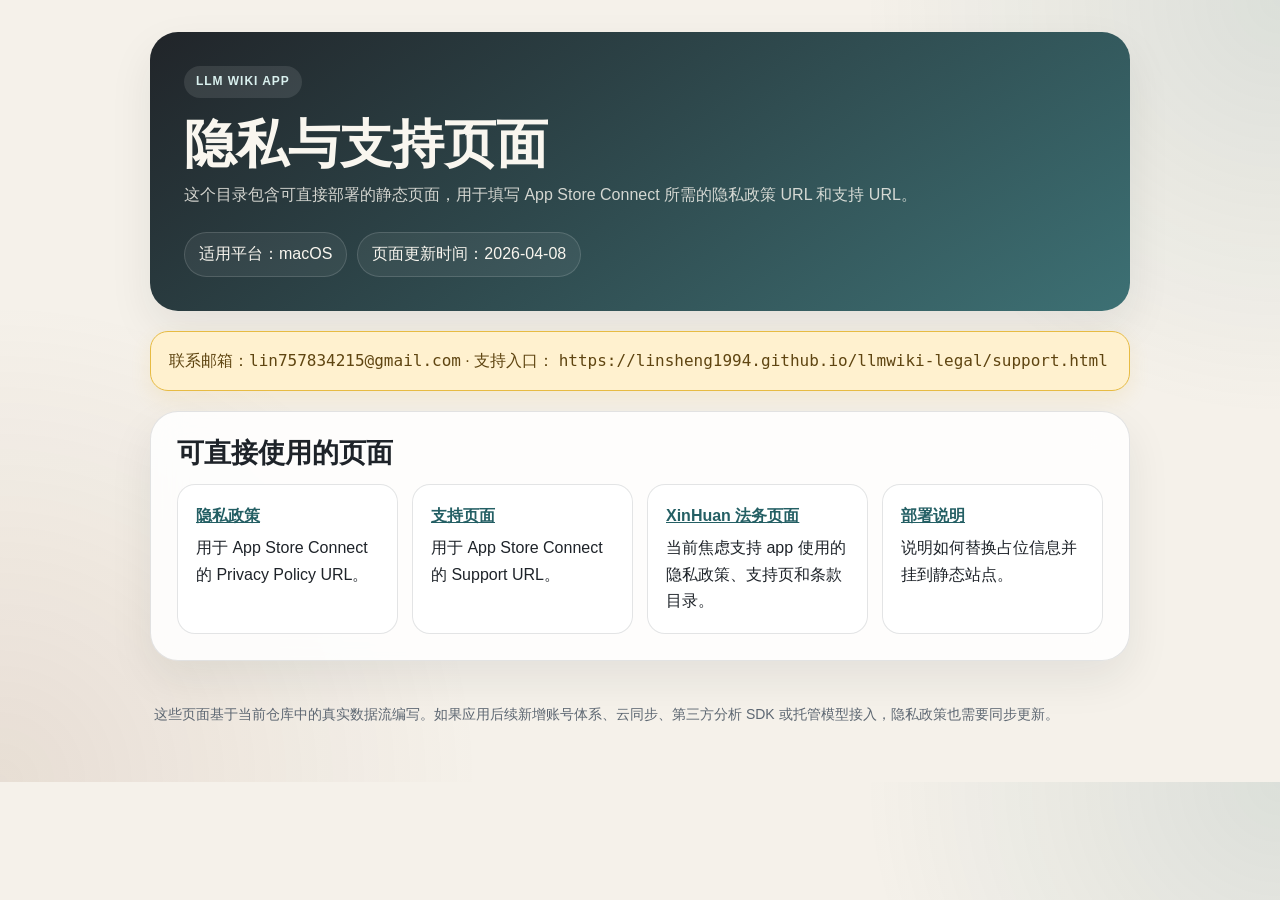
<file: index.html>
<!doctype html>
<html lang="zh-CN">
  <head>
    <meta charset="utf-8" />
    <meta name="viewport" content="width=device-width, initial-scale=1" />
    <title>LLM Wiki App Legal Pages</title>
    <link rel="stylesheet" href="./legal.css" />
  </head>
  <body>
    <main class="page">
      <section class="hero">
        <span class="eyebrow">LLM Wiki App</span>
        <h1>隐私与支持页面</h1>
        <p>
          这个目录包含可直接部署的静态页面，用于填写 App Store Connect 所需的隐私政策 URL 和支持 URL。
        </p>
        <div class="hero-meta">
          <span>适用平台：macOS</span>
          <span>页面更新时间：2026-04-08</span>
        </div>
      </section>

      <div class="banner">
        联系邮箱：<span class="mono">lin757834215@gmail.com</span> · 支持入口：
        <span class="mono">https://linsheng1994.github.io/llmwiki-legal/support.html</span>
      </div>

      <section class="card">
        <h2>可直接使用的页面</h2>
        <div class="grid">
          <article class="tile">
            <strong><a href="./privacy-policy.html">隐私政策</a></strong>
            <span>用于 App Store Connect 的 Privacy Policy URL。</span>
          </article>
          <article class="tile">
            <strong><a href="./support.html">支持页面</a></strong>
            <span>用于 App Store Connect 的 Support URL。</span>
          </article>
          <article class="tile">
            <strong><a href="./xinhuan/index.html">XinHuan 法务页面</a></strong>
            <span>当前焦虑支持 app 使用的隐私政策、支持页和条款目录。</span>
          </article>
          <article class="tile">
            <strong><a href="./README.md">部署说明</a></strong>
            <span>说明如何替换占位信息并挂到静态站点。</span>
          </article>
        </div>
      </section>

      <footer class="footer">
        这些页面基于当前仓库中的真实数据流编写。如果应用后续新增账号体系、云同步、第三方分析 SDK 或托管模型接入，隐私政策也需要同步更新。
      </footer>
    </main>
  </body>
</html>
</file>
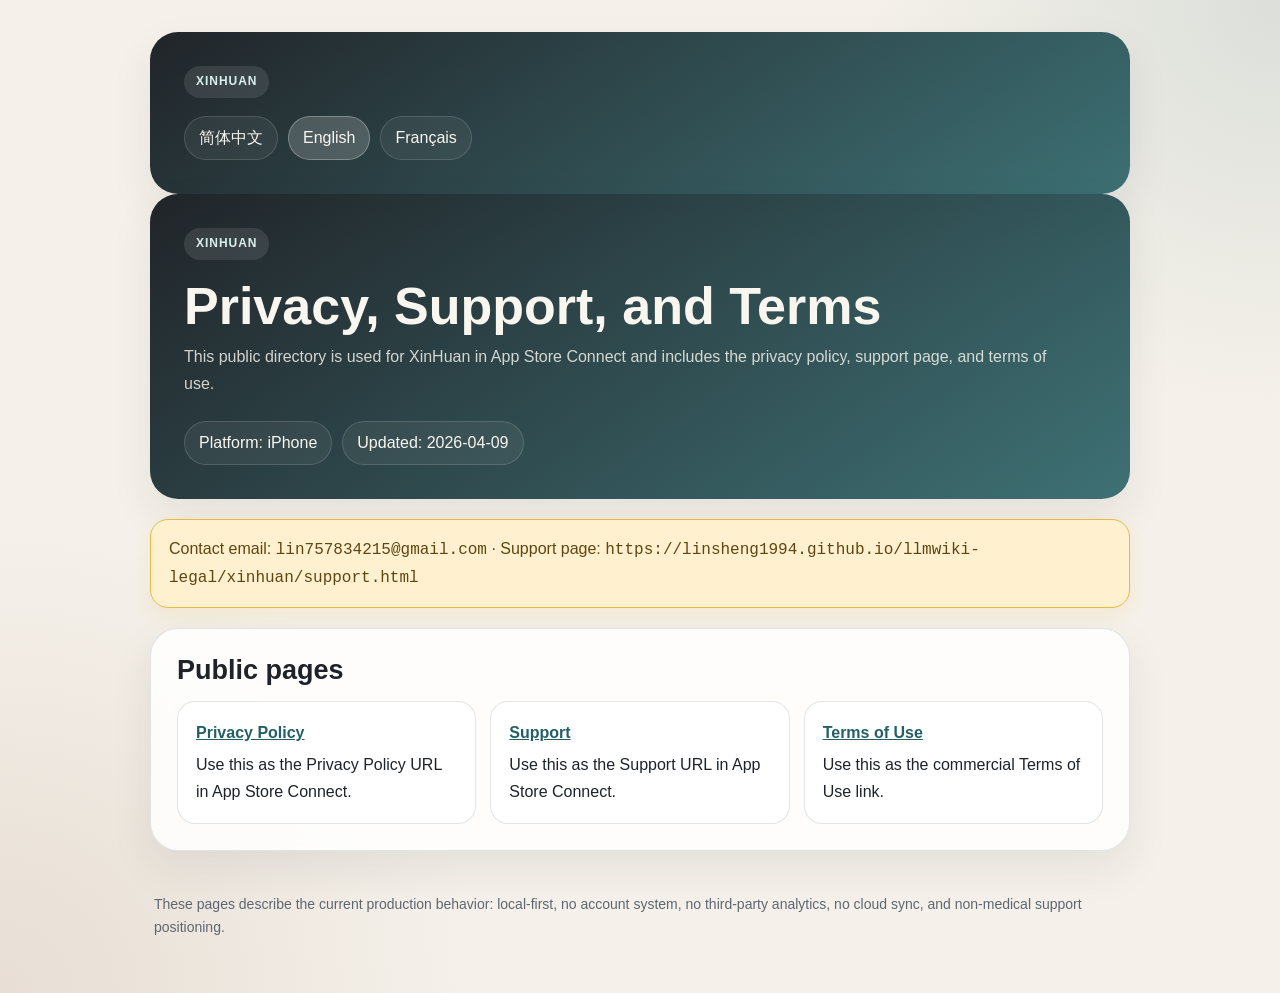
<file: xinhuan/index.html>
<!doctype html>
<html lang="en">
  <head>
    <meta charset="utf-8" />
    <meta name="viewport" content="width=device-width, initial-scale=1" />
    <title>XinHuan Legal and Support Pages</title>
    <link rel="stylesheet" href="../legal.css" />
    <script defer src="../locale.js"></script>
  </head>
  <body>
    <div class="page">
      <section class="hero">
        <span class="eyebrow">XinHuan</span>
        <div class="locale-switch" aria-label="Language switch">
          <a href="?lang=zh-CN" data-lang-link="zh-CN">简体中文</a>
          <a href="?lang=en" data-lang-link="en">English</a>
          <a href="?lang=fr-CA" data-lang-link="fr-CA">Français</a>
        </div>
      </section>
    </div>

    <main class="page" data-lang="zh-CN">
      <section class="hero">
        <span class="eyebrow">XinHuan</span>
        <h1>隐私、支持与条款页面</h1>
        <p>这是 XinHuan 在 App Store Connect 中使用的公开页面目录，包含隐私政策、支持页面与使用条款。</p>
        <div class="hero-meta">
          <span>适用平台：iPhone</span>
          <span>页面更新时间：2026-04-09</span>
        </div>
      </section>

      <div class="banner">
        联系邮箱：<span class="mono">lin757834215@gmail.com</span> · 支持页面：
        <span class="mono">https://linsheng1994.github.io/llmwiki-legal/xinhuan/support.html</span>
      </div>

      <section class="card">
        <h2>可直接使用的页面</h2>
        <div class="grid">
          <article class="tile">
            <strong><a href="./privacy-policy.html?lang=zh-CN">隐私政策</a></strong>
            <span>用于 App Store Connect 的 Privacy Policy URL。</span>
          </article>
          <article class="tile">
            <strong><a href="./support.html?lang=zh-CN">支持页面</a></strong>
            <span>用于 App Store Connect 的 Support URL。</span>
          </article>
          <article class="tile">
            <strong><a href="./terms.html?lang=zh-CN">使用条款</a></strong>
            <span>用于商用发布时的 Terms of Use 链接。</span>
          </article>
        </div>
      </section>

      <footer class="footer">这些页面描述的是当前版本的真实行为：本地优先、无账号、无第三方分析、无云同步、非医疗支持工具。</footer>
    </main>

    <main class="page" data-lang="en">
      <section class="hero">
        <span class="eyebrow">XinHuan</span>
        <h1>Privacy, Support, and Terms</h1>
        <p>This public directory is used for XinHuan in App Store Connect and includes the privacy policy, support page, and terms of use.</p>
        <div class="hero-meta">
          <span>Platform: iPhone</span>
          <span>Updated: 2026-04-09</span>
        </div>
      </section>

      <div class="banner">
        Contact email: <span class="mono">lin757834215@gmail.com</span> · Support page:
        <span class="mono">https://linsheng1994.github.io/llmwiki-legal/xinhuan/support.html</span>
      </div>

      <section class="card">
        <h2>Public pages</h2>
        <div class="grid">
          <article class="tile">
            <strong><a href="./privacy-policy.html?lang=en">Privacy Policy</a></strong>
            <span>Use this as the Privacy Policy URL in App Store Connect.</span>
          </article>
          <article class="tile">
            <strong><a href="./support.html?lang=en">Support</a></strong>
            <span>Use this as the Support URL in App Store Connect.</span>
          </article>
          <article class="tile">
            <strong><a href="./terms.html?lang=en">Terms of Use</a></strong>
            <span>Use this as the commercial Terms of Use link.</span>
          </article>
        </div>
      </section>

      <footer class="footer">These pages describe the current production behavior: local-first, no account system, no third-party analytics, no cloud sync, and non-medical support positioning.</footer>
    </main>

    <main class="page" data-lang="fr-CA">
      <section class="hero">
        <span class="eyebrow">XinHuan</span>
        <h1>Confidentialité, soutien et conditions</h1>
        <p>Ce répertoire public est utilisé pour XinHuan dans App Store Connect et regroupe la politique de confidentialité, la page de soutien et les conditions d’utilisation.</p>
        <div class="hero-meta">
          <span>Plateforme : iPhone</span>
          <span>Mise à jour : 2026-04-09</span>
        </div>
      </section>

      <div class="banner">
        Courriel : <span class="mono">lin757834215@gmail.com</span> · Page de soutien :
        <span class="mono">https://linsheng1994.github.io/llmwiki-legal/xinhuan/support.html</span>
      </div>

      <section class="card">
        <h2>Pages publiques</h2>
        <div class="grid">
          <article class="tile">
            <strong><a href="./privacy-policy.html?lang=fr-CA">Politique de confidentialité</a></strong>
            <span>À utiliser comme URL de confidentialité dans App Store Connect.</span>
          </article>
          <article class="tile">
            <strong><a href="./support.html?lang=fr-CA">Soutien</a></strong>
            <span>À utiliser comme URL de soutien dans App Store Connect.</span>
          </article>
          <article class="tile">
            <strong><a href="./terms.html?lang=fr-CA">Conditions d’utilisation</a></strong>
            <span>À utiliser comme lien commercial pour les conditions d’utilisation.</span>
          </article>
        </div>
      </section>

      <footer class="footer">Ces pages décrivent le comportement actuel en production : approche locale d’abord, sans compte, sans analytics tiers, sans synchronisation infonuagique, et avec un positionnement de soutien non médical.</footer>
    </main>
  </body>
</html>
</file>
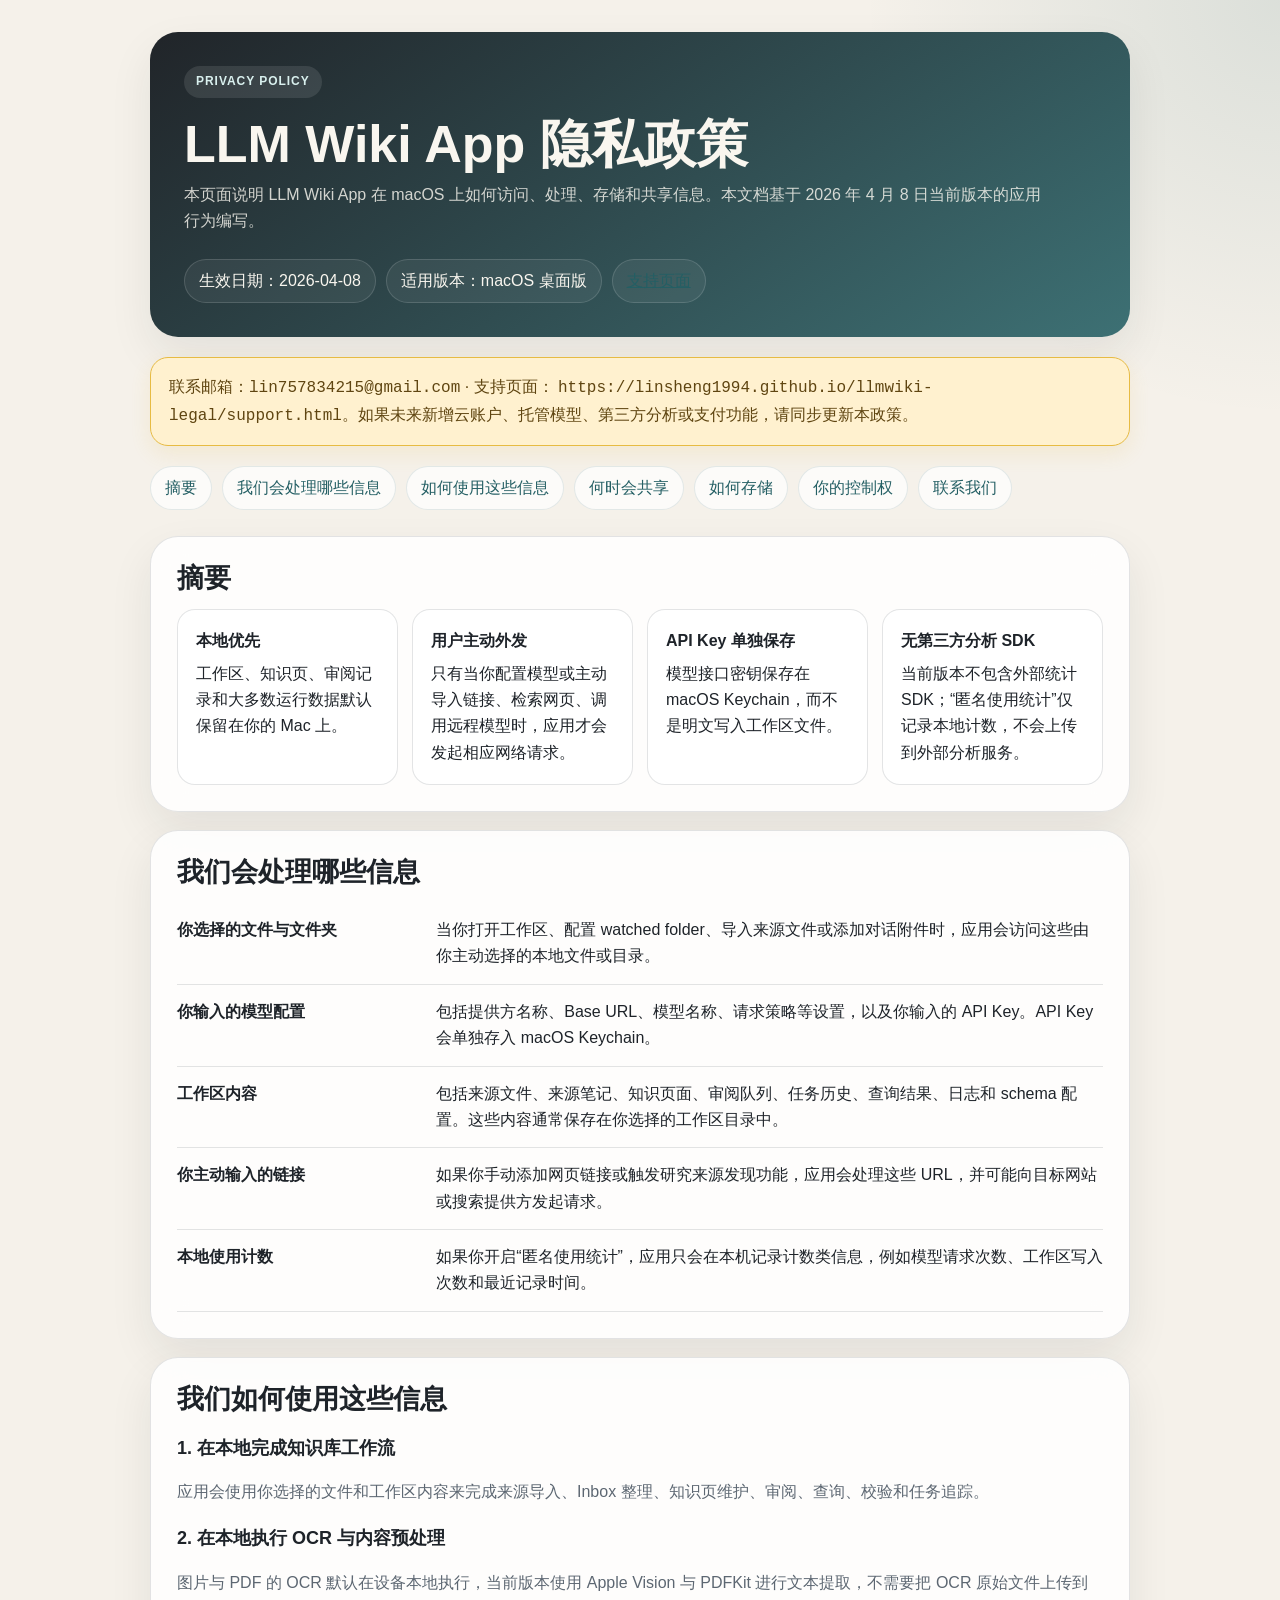
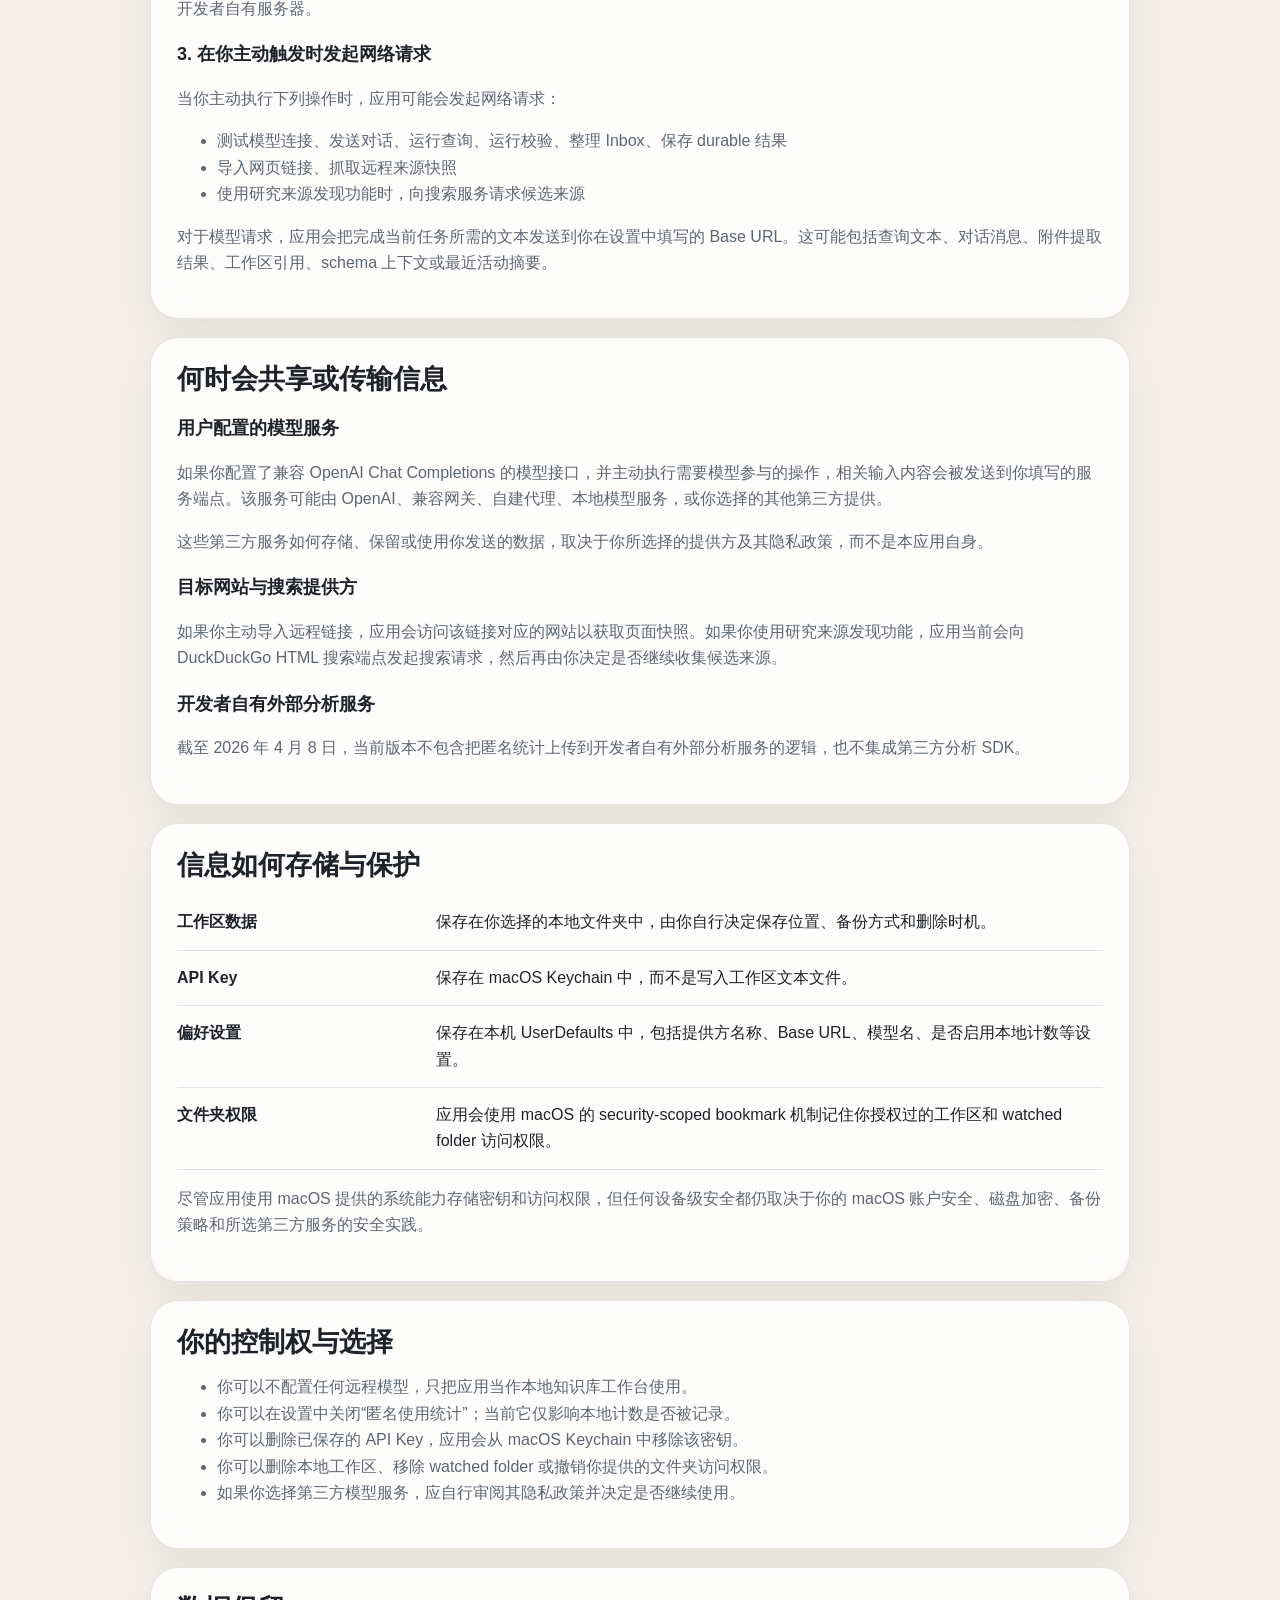
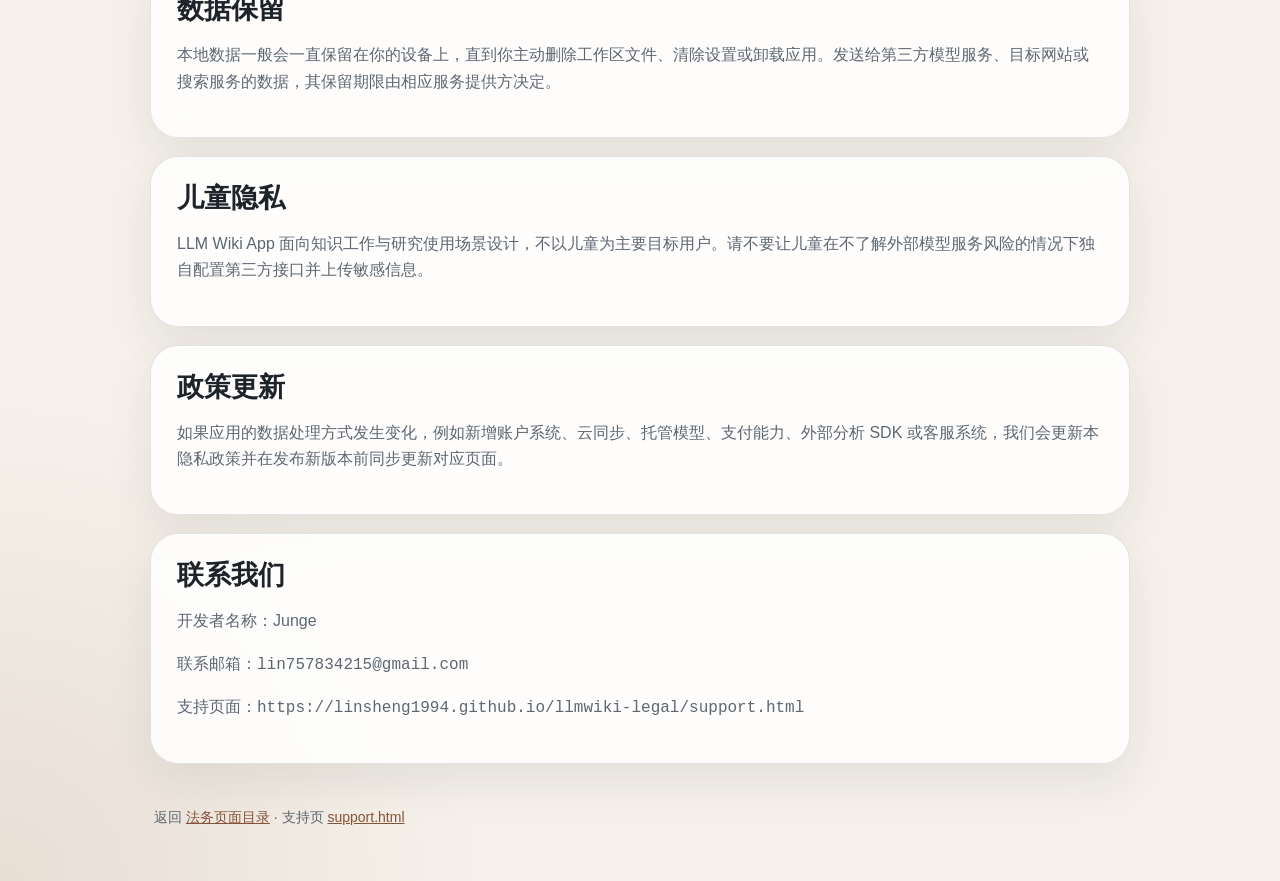
<file: privacy-policy.html>
<!doctype html>
<html lang="zh-CN">
  <head>
    <meta charset="utf-8" />
    <meta name="viewport" content="width=device-width, initial-scale=1" />
    <title>LLM Wiki App 隐私政策</title>
    <link rel="stylesheet" href="./legal.css" />
  </head>
  <body>
    <main class="page">
      <section class="hero">
        <span class="eyebrow">Privacy Policy</span>
        <h1>LLM Wiki App 隐私政策</h1>
        <p>
          本页面说明 LLM Wiki App 在 macOS 上如何访问、处理、存储和共享信息。本文档基于 2026 年 4 月
          8 日当前版本的应用行为编写。
        </p>
        <div class="hero-meta">
          <span>生效日期：2026-04-08</span>
          <span>适用版本：macOS 桌面版</span>
          <span><a href="./support.html">支持页面</a></span>
        </div>
      </section>

      <div class="banner">
        联系邮箱：<span class="mono">lin757834215@gmail.com</span> · 支持页面：
        <span class="mono">https://linsheng1994.github.io/llmwiki-legal/support.html</span>。如果未来新增云账户、托管模型、第三方分析或支付功能，请同步更新本政策。
      </div>

      <nav class="nav" aria-label="Section Navigation">
        <a href="#summary">摘要</a>
        <a href="#collect">我们会处理哪些信息</a>
        <a href="#use">如何使用这些信息</a>
        <a href="#share">何时会共享</a>
        <a href="#store">如何存储</a>
        <a href="#choices">你的控制权</a>
        <a href="#contact">联系我们</a>
      </nav>

      <section class="card" id="summary">
        <h2>摘要</h2>
        <div class="grid">
          <article class="tile">
            <strong>本地优先</strong>
            <span>工作区、知识页、审阅记录和大多数运行数据默认保留在你的 Mac 上。</span>
          </article>
          <article class="tile">
            <strong>用户主动外发</strong>
            <span>只有当你配置模型或主动导入链接、检索网页、调用远程模型时，应用才会发起相应网络请求。</span>
          </article>
          <article class="tile">
            <strong>API Key 单独保存</strong>
            <span>模型接口密钥保存在 macOS Keychain，而不是明文写入工作区文件。</span>
          </article>
          <article class="tile">
            <strong>无第三方分析 SDK</strong>
            <span>当前版本不包含外部统计 SDK；“匿名使用统计”仅记录本地计数，不会上传到外部分析服务。</span>
          </article>
        </div>
      </section>

      <section class="card" id="collect">
        <h2>我们会处理哪些信息</h2>
        <table class="fact-table">
          <tr>
            <th>你选择的文件与文件夹</th>
            <td>
              当你打开工作区、配置 watched folder、导入来源文件或添加对话附件时，应用会访问这些由你主动选择的本地文件或目录。
            </td>
          </tr>
          <tr>
            <th>你输入的模型配置</th>
            <td>
              包括提供方名称、Base URL、模型名称、请求策略等设置，以及你输入的 API Key。API Key 会单独存入 macOS Keychain。
            </td>
          </tr>
          <tr>
            <th>工作区内容</th>
            <td>
              包括来源文件、来源笔记、知识页面、审阅队列、任务历史、查询结果、日志和 schema 配置。这些内容通常保存在你选择的工作区目录中。
            </td>
          </tr>
          <tr>
            <th>你主动输入的链接</th>
            <td>
              如果你手动添加网页链接或触发研究来源发现功能，应用会处理这些 URL，并可能向目标网站或搜索提供方发起请求。
            </td>
          </tr>
          <tr>
            <th>本地使用计数</th>
            <td>
              如果你开启“匿名使用统计”，应用只会在本机记录计数类信息，例如模型请求次数、工作区写入次数和最近记录时间。
            </td>
          </tr>
        </table>
      </section>

      <section class="card" id="use">
        <h2>我们如何使用这些信息</h2>
        <h3>1. 在本地完成知识库工作流</h3>
        <p>
          应用会使用你选择的文件和工作区内容来完成来源导入、Inbox 整理、知识页维护、审阅、查询、校验和任务追踪。
        </p>

        <h3>2. 在本地执行 OCR 与内容预处理</h3>
        <p>
          图片与 PDF 的 OCR 默认在设备本地执行，当前版本使用 Apple Vision 与 PDFKit 进行文本提取，不需要把 OCR 原始文件上传到开发者自有服务器。
        </p>

        <h3>3. 在你主动触发时发起网络请求</h3>
        <p>
          当你主动执行下列操作时，应用可能会发起网络请求：
        </p>
        <ul>
          <li>测试模型连接、发送对话、运行查询、运行校验、整理 Inbox、保存 durable 结果</li>
          <li>导入网页链接、抓取远程来源快照</li>
          <li>使用研究来源发现功能时，向搜索服务请求候选来源</li>
        </ul>
        <p>
          对于模型请求，应用会把完成当前任务所需的文本发送到你在设置中填写的 Base URL。这可能包括查询文本、对话消息、附件提取结果、工作区引用、schema 上下文或最近活动摘要。
        </p>
      </section>

      <section class="card" id="share">
        <h2>何时会共享或传输信息</h2>
        <h3>用户配置的模型服务</h3>
        <p>
          如果你配置了兼容 OpenAI Chat Completions 的模型接口，并主动执行需要模型参与的操作，相关输入内容会被发送到你填写的服务端点。该服务可能由 OpenAI、兼容网关、自建代理、本地模型服务，或你选择的其他第三方提供。
        </p>
        <p>
          这些第三方服务如何存储、保留或使用你发送的数据，取决于你所选择的提供方及其隐私政策，而不是本应用自身。
        </p>

        <h3>目标网站与搜索提供方</h3>
        <p>
          如果你主动导入远程链接，应用会访问该链接对应的网站以获取页面快照。如果你使用研究来源发现功能，应用当前会向 DuckDuckGo HTML 搜索端点发起搜索请求，然后再由你决定是否继续收集候选来源。
        </p>

        <h3>开发者自有外部分析服务</h3>
        <p>
          截至 2026 年 4 月 8 日，当前版本不包含把匿名统计上传到开发者自有外部分析服务的逻辑，也不集成第三方分析 SDK。
        </p>
      </section>

      <section class="card" id="store">
        <h2>信息如何存储与保护</h2>
        <table class="fact-table">
          <tr>
            <th>工作区数据</th>
            <td>保存在你选择的本地文件夹中，由你自行决定保存位置、备份方式和删除时机。</td>
          </tr>
          <tr>
            <th>API Key</th>
            <td>保存在 macOS Keychain 中，而不是写入工作区文本文件。</td>
          </tr>
          <tr>
            <th>偏好设置</th>
            <td>保存在本机 UserDefaults 中，包括提供方名称、Base URL、模型名、是否启用本地计数等设置。</td>
          </tr>
          <tr>
            <th>文件夹权限</th>
            <td>应用会使用 macOS 的 security-scoped bookmark 机制记住你授权过的工作区和 watched folder 访问权限。</td>
          </tr>
        </table>
        <p class="muted">
          尽管应用使用 macOS 提供的系统能力存储密钥和访问权限，但任何设备级安全都仍取决于你的 macOS 账户安全、磁盘加密、备份策略和所选第三方服务的安全实践。
        </p>
      </section>

      <section class="card" id="choices">
        <h2>你的控制权与选择</h2>
        <ul>
          <li>你可以不配置任何远程模型，只把应用当作本地知识库工作台使用。</li>
          <li>你可以在设置中关闭“匿名使用统计”；当前它仅影响本地计数是否被记录。</li>
          <li>你可以删除已保存的 API Key，应用会从 macOS Keychain 中移除该密钥。</li>
          <li>你可以删除本地工作区、移除 watched folder 或撤销你提供的文件夹访问权限。</li>
          <li>如果你选择第三方模型服务，应自行审阅其隐私政策并决定是否继续使用。</li>
        </ul>
      </section>

      <section class="card">
        <h2>数据保留</h2>
        <p>
          本地数据一般会一直保留在你的设备上，直到你主动删除工作区文件、清除设置或卸载应用。发送给第三方模型服务、目标网站或搜索服务的数据，其保留期限由相应服务提供方决定。
        </p>
      </section>

      <section class="card">
        <h2>儿童隐私</h2>
        <p>
          LLM Wiki App 面向知识工作与研究使用场景设计，不以儿童为主要目标用户。请不要让儿童在不了解外部模型服务风险的情况下独自配置第三方接口并上传敏感信息。
        </p>
      </section>

      <section class="card">
        <h2>政策更新</h2>
        <p>
          如果应用的数据处理方式发生变化，例如新增账户系统、云同步、托管模型、支付能力、外部分析 SDK 或客服系统，我们会更新本隐私政策并在发布新版本前同步更新对应页面。
        </p>
      </section>

      <section class="card" id="contact">
        <h2>联系我们</h2>
        <p>
          开发者名称：Junge
        </p>
        <p>
          联系邮箱：<span class="mono">lin757834215@gmail.com</span>
        </p>
        <p>
          支持页面：<span class="mono">https://linsheng1994.github.io/llmwiki-legal/support.html</span>
        </p>
      </section>

      <footer class="footer">
        返回 <a href="./index.html">法务页面目录</a> · 支持页 <a href="./support.html">support.html</a>
      </footer>
    </main>
  </body>
</html>
</file>
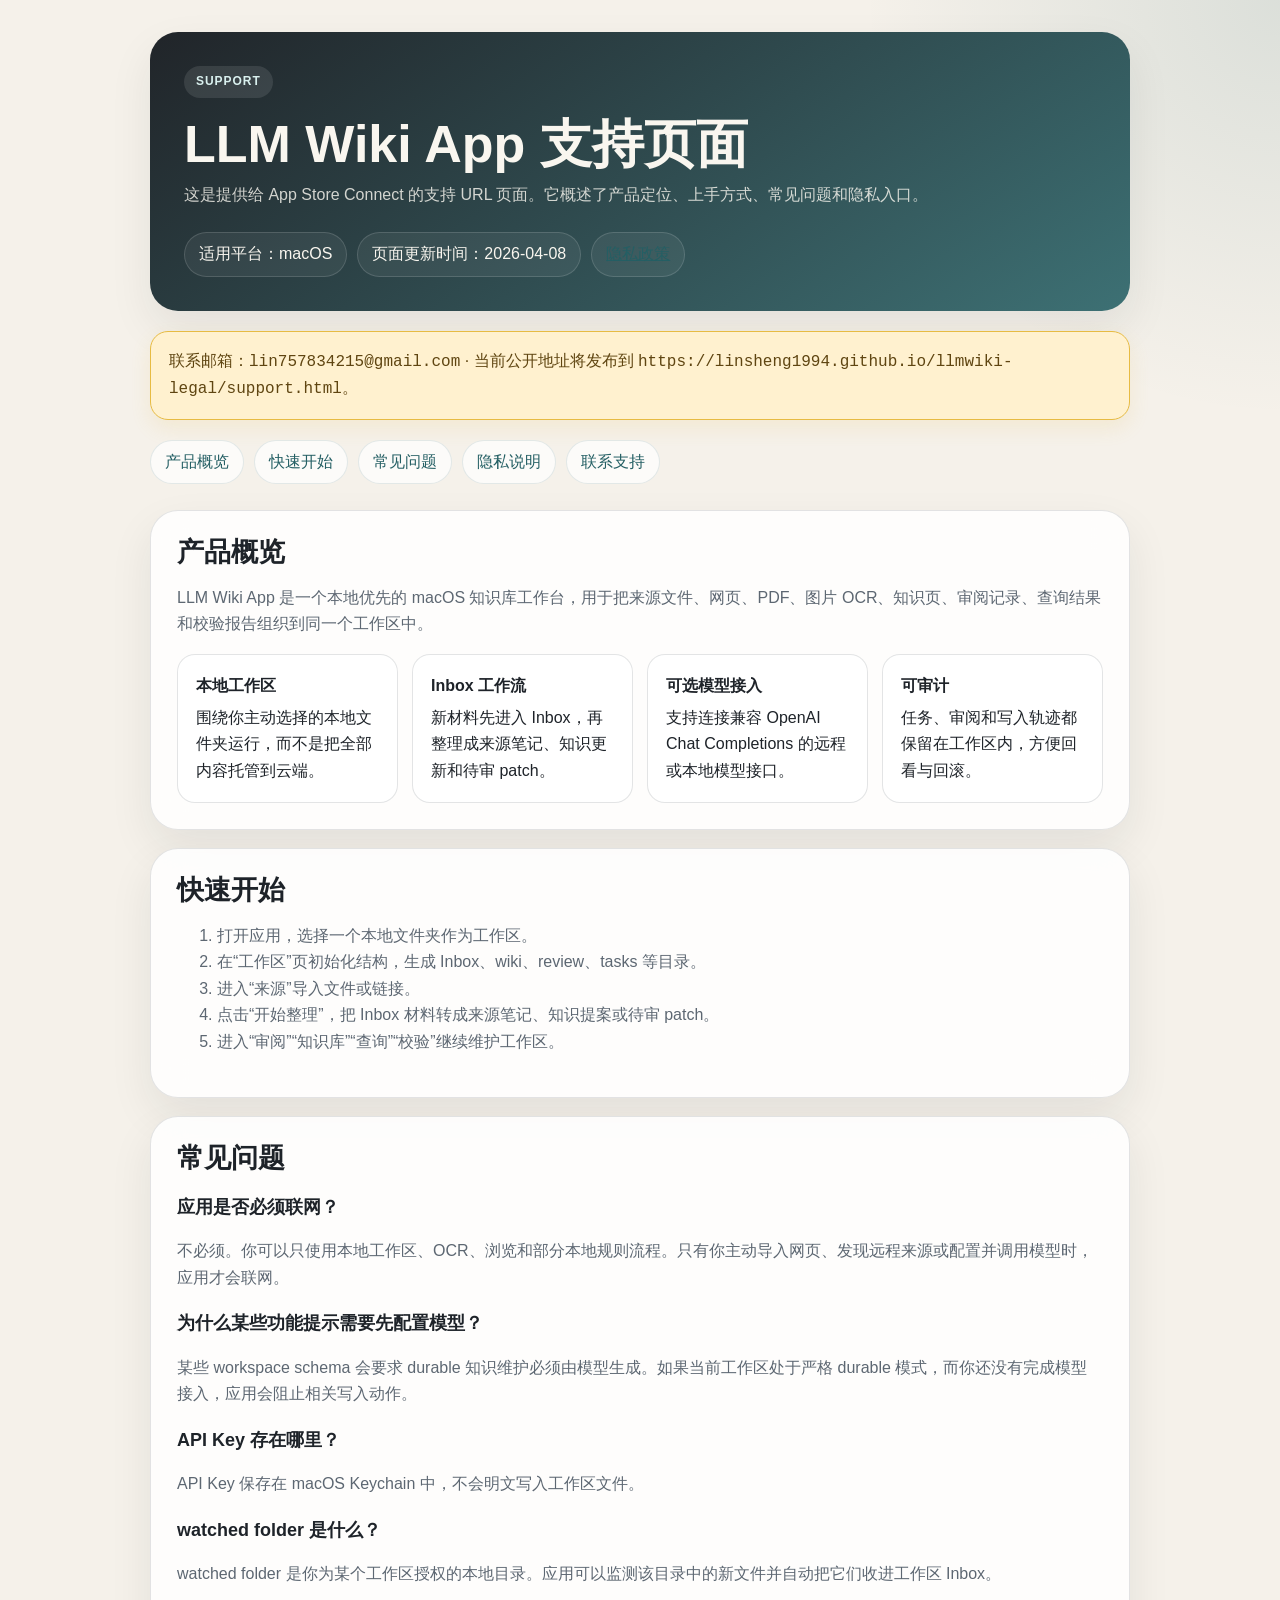
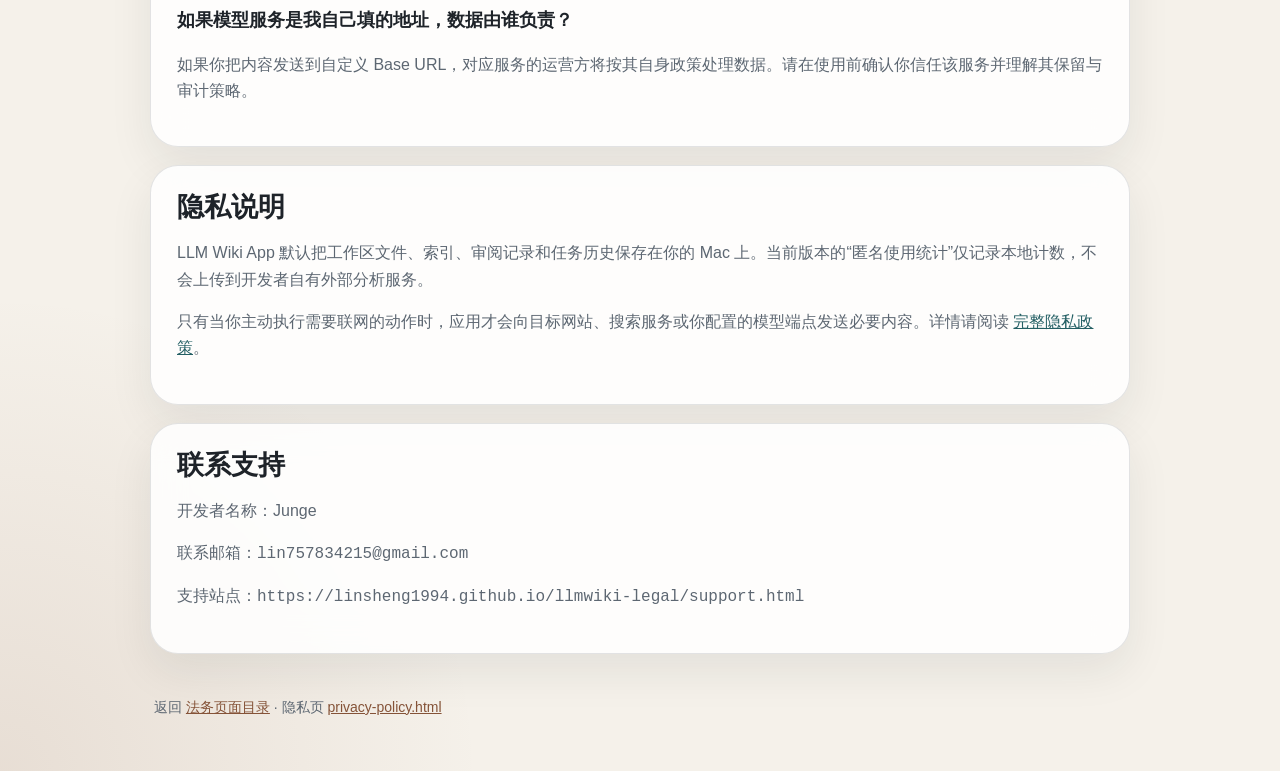
<file: support.html>
<!doctype html>
<html lang="zh-CN">
  <head>
    <meta charset="utf-8" />
    <meta name="viewport" content="width=device-width, initial-scale=1" />
    <title>LLM Wiki App 支持页面</title>
    <link rel="stylesheet" href="./legal.css" />
  </head>
  <body>
    <main class="page">
      <section class="hero">
        <span class="eyebrow">Support</span>
        <h1>LLM Wiki App 支持页面</h1>
        <p>
          这是提供给 App Store Connect 的支持 URL 页面。它概述了产品定位、上手方式、常见问题和隐私入口。
        </p>
        <div class="hero-meta">
          <span>适用平台：macOS</span>
          <span>页面更新时间：2026-04-08</span>
          <span><a href="./privacy-policy.html">隐私政策</a></span>
        </div>
      </section>

      <div class="banner">
        联系邮箱：<span class="mono">lin757834215@gmail.com</span> · 当前公开地址将发布到
        <span class="mono">https://linsheng1994.github.io/llmwiki-legal/support.html</span>。
      </div>

      <nav class="nav" aria-label="Section Navigation">
        <a href="#overview">产品概览</a>
        <a href="#quickstart">快速开始</a>
        <a href="#faq">常见问题</a>
        <a href="#privacy">隐私说明</a>
        <a href="#contact">联系支持</a>
      </nav>

      <section class="card" id="overview">
        <h2>产品概览</h2>
        <p>
          LLM Wiki App 是一个本地优先的 macOS 知识库工作台，用于把来源文件、网页、PDF、图片 OCR、知识页、审阅记录、查询结果和校验报告组织到同一个工作区中。
        </p>
        <div class="grid">
          <article class="tile">
            <strong>本地工作区</strong>
            <span>围绕你主动选择的本地文件夹运行，而不是把全部内容托管到云端。</span>
          </article>
          <article class="tile">
            <strong>Inbox 工作流</strong>
            <span>新材料先进入 Inbox，再整理成来源笔记、知识更新和待审 patch。</span>
          </article>
          <article class="tile">
            <strong>可选模型接入</strong>
            <span>支持连接兼容 OpenAI Chat Completions 的远程或本地模型接口。</span>
          </article>
          <article class="tile">
            <strong>可审计</strong>
            <span>任务、审阅和写入轨迹都保留在工作区内，方便回看与回滚。</span>
          </article>
        </div>
      </section>

      <section class="card" id="quickstart">
        <h2>快速开始</h2>
        <ol>
          <li>打开应用，选择一个本地文件夹作为工作区。</li>
          <li>在“工作区”页初始化结构，生成 Inbox、wiki、review、tasks 等目录。</li>
          <li>进入“来源”导入文件或链接。</li>
          <li>点击“开始整理”，把 Inbox 材料转成来源笔记、知识提案或待审 patch。</li>
          <li>进入“审阅”“知识库”“查询”“校验”继续维护工作区。</li>
        </ol>
      </section>

      <section class="card" id="faq">
        <h2>常见问题</h2>

        <h3>应用是否必须联网？</h3>
        <p>
          不必须。你可以只使用本地工作区、OCR、浏览和部分本地规则流程。只有你主动导入网页、发现远程来源或配置并调用模型时，应用才会联网。
        </p>

        <h3>为什么某些功能提示需要先配置模型？</h3>
        <p>
          某些 workspace schema 会要求 durable 知识维护必须由模型生成。如果当前工作区处于严格 durable 模式，而你还没有完成模型接入，应用会阻止相关写入动作。
        </p>

        <h3>API Key 存在哪里？</h3>
        <p>
          API Key 保存在 macOS Keychain 中，不会明文写入工作区文件。
        </p>

        <h3>watched folder 是什么？</h3>
        <p>
          watched folder 是你为某个工作区授权的本地目录。应用可以监测该目录中的新文件并自动把它们收进工作区 Inbox。
        </p>

        <h3>如果模型服务是我自己填的地址，数据由谁负责？</h3>
        <p>
          如果你把内容发送到自定义 Base URL，对应服务的运营方将按其自身政策处理数据。请在使用前确认你信任该服务并理解其保留与审计策略。
        </p>
      </section>

      <section class="card" id="privacy">
        <h2>隐私说明</h2>
        <p>
          LLM Wiki App 默认把工作区文件、索引、审阅记录和任务历史保存在你的 Mac 上。当前版本的“匿名使用统计”仅记录本地计数，不会上传到开发者自有外部分析服务。
        </p>
        <p>
          只有当你主动执行需要联网的动作时，应用才会向目标网站、搜索服务或你配置的模型端点发送必要内容。详情请阅读
          <a href="./privacy-policy.html">完整隐私政策</a>。
        </p>
      </section>

      <section class="card" id="contact">
        <h2>联系支持</h2>
        <p>开发者名称：Junge</p>
        <p>联系邮箱：<span class="mono">lin757834215@gmail.com</span></p>
        <p>支持站点：<span class="mono">https://linsheng1994.github.io/llmwiki-legal/support.html</span></p>
      </section>

      <footer class="footer">
        返回 <a href="./index.html">法务页面目录</a> · 隐私页 <a href="./privacy-policy.html">privacy-policy.html</a>
      </footer>
    </main>
  </body>
</html>
</file>
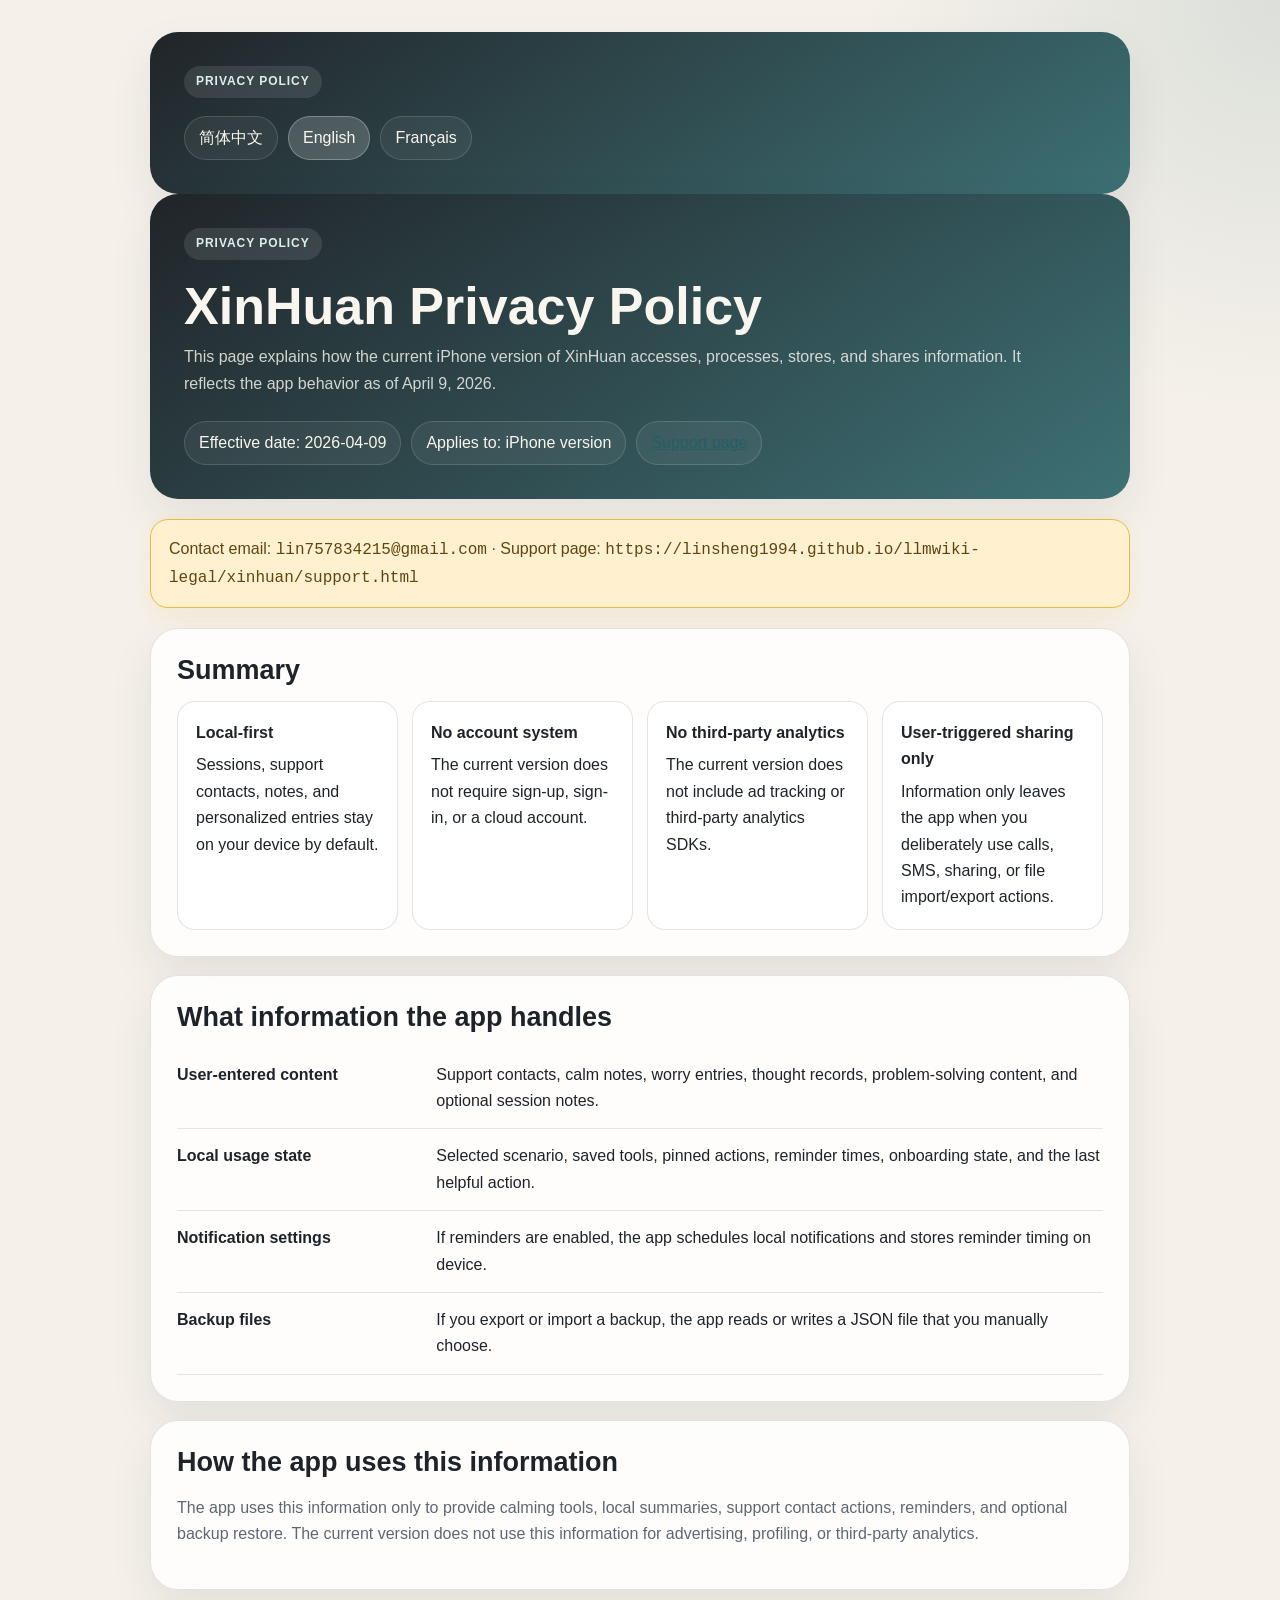
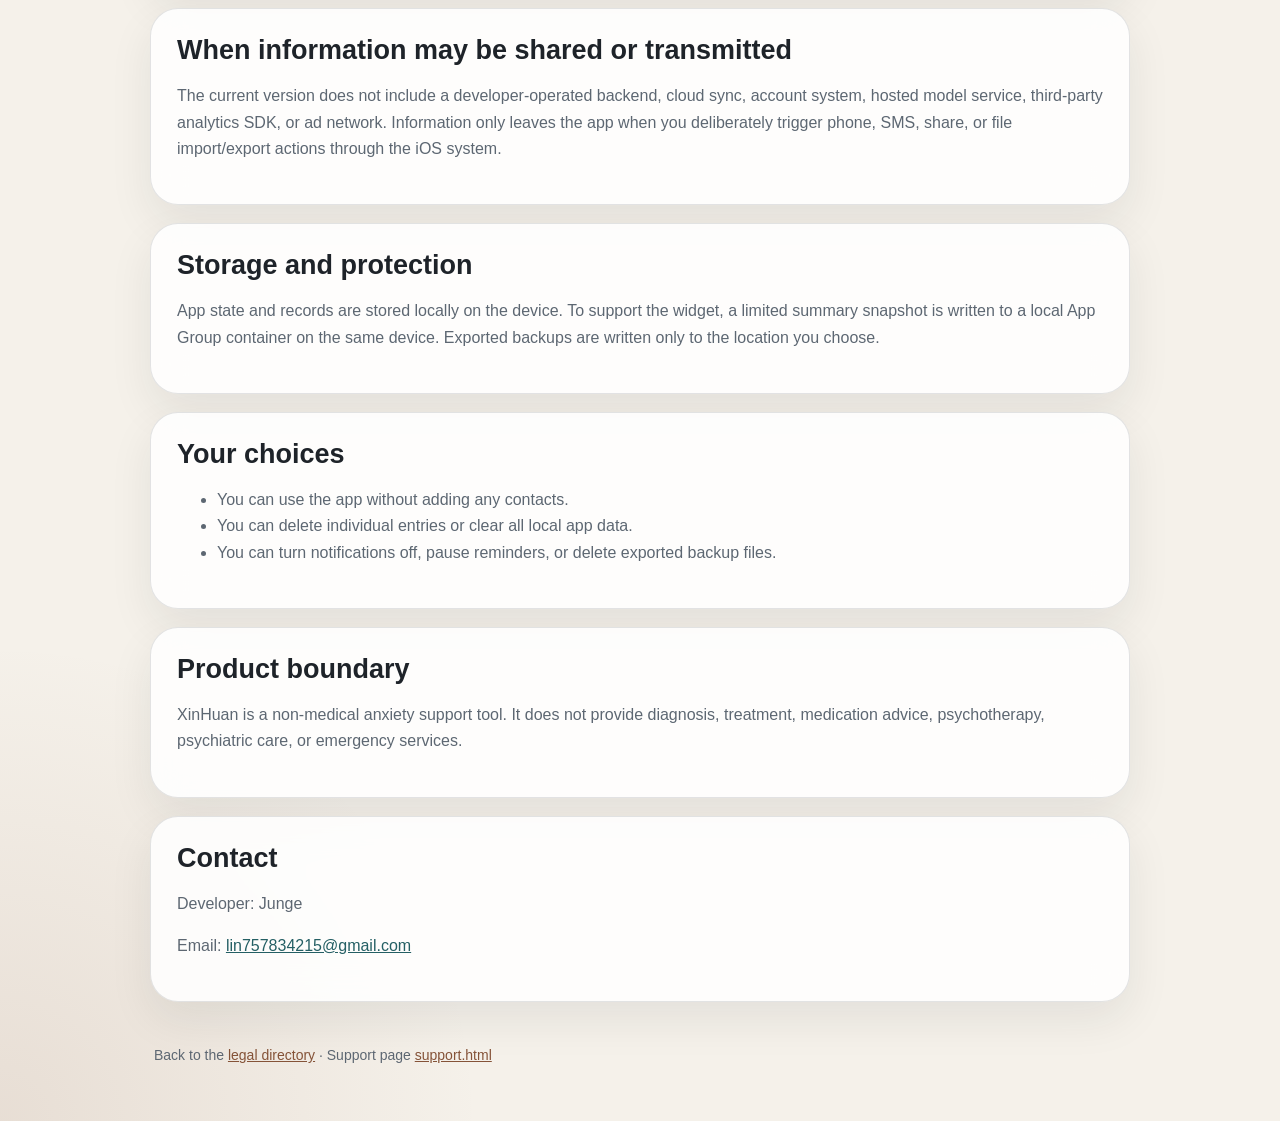
<file: xinhuan/privacy-policy.html>
<!doctype html>
<html lang="en">
  <head>
    <meta charset="utf-8" />
    <meta name="viewport" content="width=device-width, initial-scale=1" />
    <title>XinHuan Privacy Policy</title>
    <link rel="stylesheet" href="../legal.css" />
    <script defer src="../locale.js"></script>
  </head>
  <body>
    <div class="page">
      <section class="hero">
        <span class="eyebrow">Privacy Policy</span>
        <div class="locale-switch" aria-label="Language switch">
          <a href="?lang=zh-CN" data-lang-link="zh-CN">简体中文</a>
          <a href="?lang=en" data-lang-link="en">English</a>
          <a href="?lang=fr-CA" data-lang-link="fr-CA">Français</a>
        </div>
      </section>
    </div>

    <main class="page" data-lang="zh-CN">
      <section class="hero">
        <span class="eyebrow">Privacy Policy</span>
        <h1>XinHuan 隐私政策</h1>
        <p>本页面说明 XinHuan 当前 iPhone 版本如何访问、处理、存储和共享信息。本文档基于 2026 年 4 月 9 日当前版本的应用行为编写。</p>
        <div class="hero-meta">
          <span>生效日期：2026-04-09</span>
          <span>适用版本：iPhone 版</span>
          <span><a href="./support.html?lang=zh-CN">支持页面</a></span>
        </div>
      </section>

      <div class="banner">联系邮箱：<span class="mono">lin757834215@gmail.com</span> · 支持页面：<span class="mono">https://linsheng1994.github.io/llmwiki-legal/xinhuan/support.html</span></div>

      <section class="card">
        <h2>摘要</h2>
        <div class="grid">
          <article class="tile"><strong>本地优先</strong><span>会话记录、担忧条目、思维记录、问题拆解、支持联系人和个性化备注默认只保存在你的设备上。</span></article>
          <article class="tile"><strong>无账号体系</strong><span>当前版本不需要注册、登录或云账户，也不包含开发者自有后端服务。</span></article>
          <article class="tile"><strong>无第三方分析</strong><span>当前版本不集成第三方分析 SDK，不会为了广告或行为画像收集你的数据。</span></article>
          <article class="tile"><strong>用户主动外发</strong><span>只有当你主动点击电话、短信、分享或文件导入导出等动作时，信息才会离开应用。</span></article>
        </div>
      </section>

      <section class="card">
        <h2>我们会处理哪些信息</h2>
        <table class="fact-table">
          <tr><th>你输入的内容</th><td>包括支持联系人、安定备注、担忧条目、思维记录、问题拆解内容，以及你在会话结束后保存的备注。</td></tr>
          <tr><th>本地使用状态</th><td>包括当前场景、已保存工具、固定工具、提醒时段、是否完成首次引导、最近有效动作等本地设置。</td></tr>
          <tr><th>通知设置</th><td>如果你启用提醒，应用会在本机安排本地通知。提醒内容、时间和暂停状态保存在设备本地。</td></tr>
          <tr><th>备份文件</th><td>如果你主动导出或导入本地备份，应用会读取或写入你手动选择的 JSON 文件。</td></tr>
        </table>
      </section>

      <section class="card">
        <h2>我们如何使用这些信息</h2>
        <p>这些信息仅用于提供安定工具、本地趋势、支持联系人、备份恢复和提醒功能。当前版本不使用这些数据做广告、画像或第三方分析。</p>
      </section>

      <section class="card">
        <h2>何时会共享或传输信息</h2>
        <p>当前版本不包含开发者自有后端、云同步、账号系统、托管模型服务、第三方分析 SDK 或广告网络。只有在你主动执行电话、短信、分享或文件导入导出时，相关内容才会通过系统应用离开 App。</p>
      </section>

      <section class="card">
        <h2>信息如何存储与保护</h2>
        <p>应用状态与记录保存在设备本地。Widget 为了读取推荐动作，会使用本地 App Group 容器保存少量摘要状态。导出备份时，文件会保存到你自己选择的位置。</p>
      </section>

      <section class="card">
        <h2>你的控制权</h2>
        <ul>
          <li>你可以不添加联系人，只使用本地安定工具。</li>
          <li>你可以删除单条记录，或在应用内清除全部本地数据。</li>
          <li>你可以关闭通知、暂停提醒，或删除本地备份文件。</li>
        </ul>
      </section>

      <section class="card">
        <h2>产品边界</h2>
        <p>XinHuan 是一个非医疗性质的焦虑支持与自我调节工具，不提供诊断、治疗或用药建议，也不能替代心理治疗、精神科服务或紧急医疗照护。</p>
      </section>

      <section class="card">
        <h2>联系我们</h2>
        <p>开发者名称：Junge</p>
        <p>联系邮箱：<a href="mailto:lin757834215@gmail.com">lin757834215@gmail.com</a></p>
      </section>

      <footer class="footer">返回 <a href="./index.html?lang=zh-CN">法务页面目录</a> · 支持页 <a href="./support.html?lang=zh-CN">support.html</a></footer>
    </main>

    <main class="page" data-lang="en">
      <section class="hero">
        <span class="eyebrow">Privacy Policy</span>
        <h1>XinHuan Privacy Policy</h1>
        <p>This page explains how the current iPhone version of XinHuan accesses, processes, stores, and shares information. It reflects the app behavior as of April 9, 2026.</p>
        <div class="hero-meta">
          <span>Effective date: 2026-04-09</span>
          <span>Applies to: iPhone version</span>
          <span><a href="./support.html?lang=en">Support page</a></span>
        </div>
      </section>

      <div class="banner">Contact email: <span class="mono">lin757834215@gmail.com</span> · Support page: <span class="mono">https://linsheng1994.github.io/llmwiki-legal/xinhuan/support.html</span></div>

      <section class="card">
        <h2>Summary</h2>
        <div class="grid">
          <article class="tile"><strong>Local-first</strong><span>Sessions, support contacts, notes, and personalized entries stay on your device by default.</span></article>
          <article class="tile"><strong>No account system</strong><span>The current version does not require sign-up, sign-in, or a cloud account.</span></article>
          <article class="tile"><strong>No third-party analytics</strong><span>The current version does not include ad tracking or third-party analytics SDKs.</span></article>
          <article class="tile"><strong>User-triggered sharing only</strong><span>Information only leaves the app when you deliberately use calls, SMS, sharing, or file import/export actions.</span></article>
        </div>
      </section>

      <section class="card">
        <h2>What information the app handles</h2>
        <table class="fact-table">
          <tr><th>User-entered content</th><td>Support contacts, calm notes, worry entries, thought records, problem-solving content, and optional session notes.</td></tr>
          <tr><th>Local usage state</th><td>Selected scenario, saved tools, pinned actions, reminder times, onboarding state, and the last helpful action.</td></tr>
          <tr><th>Notification settings</th><td>If reminders are enabled, the app schedules local notifications and stores reminder timing on device.</td></tr>
          <tr><th>Backup files</th><td>If you export or import a backup, the app reads or writes a JSON file that you manually choose.</td></tr>
        </table>
      </section>

      <section class="card">
        <h2>How the app uses this information</h2>
        <p>The app uses this information only to provide calming tools, local summaries, support contact actions, reminders, and optional backup restore. The current version does not use this information for advertising, profiling, or third-party analytics.</p>
      </section>

      <section class="card">
        <h2>When information may be shared or transmitted</h2>
        <p>The current version does not include a developer-operated backend, cloud sync, account system, hosted model service, third-party analytics SDK, or ad network. Information only leaves the app when you deliberately trigger phone, SMS, share, or file import/export actions through the iOS system.</p>
      </section>

      <section class="card">
        <h2>Storage and protection</h2>
        <p>App state and records are stored locally on the device. To support the widget, a limited summary snapshot is written to a local App Group container on the same device. Exported backups are written only to the location you choose.</p>
      </section>

      <section class="card">
        <h2>Your choices</h2>
        <ul>
          <li>You can use the app without adding any contacts.</li>
          <li>You can delete individual entries or clear all local app data.</li>
          <li>You can turn notifications off, pause reminders, or delete exported backup files.</li>
        </ul>
      </section>

      <section class="card">
        <h2>Product boundary</h2>
        <p>XinHuan is a non-medical anxiety support tool. It does not provide diagnosis, treatment, medication advice, psychotherapy, psychiatric care, or emergency services.</p>
      </section>

      <section class="card">
        <h2>Contact</h2>
        <p>Developer: Junge</p>
        <p>Email: <a href="mailto:lin757834215@gmail.com">lin757834215@gmail.com</a></p>
      </section>

      <footer class="footer">Back to the <a href="./index.html?lang=en">legal directory</a> · Support page <a href="./support.html?lang=en">support.html</a></footer>
    </main>

    <main class="page" data-lang="fr-CA">
      <section class="hero">
        <span class="eyebrow">Confidentialité</span>
        <h1>Politique de confidentialité de XinHuan</h1>
        <p>Cette page explique comment la version iPhone actuelle de XinHuan accède aux informations, les traite, les stocke et les partage. Elle reflète le comportement de l’app au 9 avril 2026.</p>
        <div class="hero-meta">
          <span>Date d’effet : 2026-04-09</span>
          <span>Version visée : iPhone</span>
          <span><a href="./support.html?lang=fr-CA">Page de soutien</a></span>
        </div>
      </section>

      <div class="banner">Courriel : <span class="mono">lin757834215@gmail.com</span> · Page de soutien : <span class="mono">https://linsheng1994.github.io/llmwiki-legal/xinhuan/support.html</span></div>

      <section class="card">
        <h2>Résumé</h2>
        <div class="grid">
          <article class="tile"><strong>Local d’abord</strong><span>Les sessions, notes, contacts de soutien et entrées personnalisées restent sur l’appareil par défaut.</span></article>
          <article class="tile"><strong>Sans compte</strong><span>La version actuelle ne demande ni inscription, ni connexion, ni compte infonuagique.</span></article>
          <article class="tile"><strong>Sans analytics tiers</strong><span>La version actuelle n’intègre ni suivi publicitaire ni SDK d’analytics tiers.</span></article>
          <article class="tile"><strong>Sortie volontaire seulement</strong><span>Les informations ne quittent l’app que si tu déclenches volontairement un appel, un SMS, un partage ou un import/export de fichier.</span></article>
        </div>
      </section>

      <section class="card">
        <h2>Quelles informations l’app traite</h2>
        <table class="fact-table">
          <tr><th>Contenu saisi</th><td>Contacts de soutien, notes d’apaisement, inquiétudes, fiches de pensées, résolution de problème et notes de session facultatives.</td></tr>
          <tr><th>État d’usage local</th><td>Scénario sélectionné, outils enregistrés, actions épinglées, horaires de rappel, état de l’accueil et dernière action utile.</td></tr>
          <tr><th>Réglages de notifications</th><td>Si les rappels sont activés, l’app programme des notifications locales et conserve l’horaire sur l’appareil.</td></tr>
          <tr><th>Fichiers de sauvegarde</th><td>Si tu exportes ou importes une sauvegarde, l’app lit ou écrit un fichier JSON que tu choisis toi-même.</td></tr>
        </table>
      </section>

      <section class="card">
        <h2>Comment l’app utilise ces informations</h2>
        <p>Ces informations servent uniquement à offrir les outils d’apaisement, les résumés locaux, les actions liées aux contacts de soutien, les rappels et la restauration facultative. La version actuelle n’utilise pas ces informations pour la publicité, le profilage ou des analytics tiers.</p>
      </section>

      <section class="card">
        <h2>Quand les informations peuvent être partagées</h2>
        <p>La version actuelle n’inclut ni backend du développeur, ni synchronisation infonuagique, ni système de compte, ni service de modèle hébergé, ni SDK d’analytics tiers, ni réseau publicitaire. Les informations ne quittent l’app que si tu déclenches volontairement les fonctions système d’appel, de SMS, de partage ou d’import/export.</p>
      </section>

      <section class="card">
        <h2>Stockage et protection</h2>
        <p>L’état de l’app et les enregistrements restent sur l’appareil. Pour permettre au widget de fonctionner, un court résumé local est écrit dans un conteneur App Group sur le même appareil. Les sauvegardes exportées ne sont écrites qu’à l’emplacement que tu choisis.</p>
      </section>

      <section class="card">
        <h2>Vos choix</h2>
        <ul>
          <li>Tu peux utiliser l’app sans ajouter de contacts.</li>
          <li>Tu peux supprimer des entrées individuelles ou effacer toutes les données locales.</li>
          <li>Tu peux désactiver les notifications, suspendre les rappels ou supprimer les fichiers exportés.</li>
        </ul>
      </section>

      <section class="card">
        <h2>Limite du produit</h2>
        <p>XinHuan est un outil de soutien non médical. Il ne fournit ni diagnostic, ni traitement, ni conseil médicamenteux, ni psychothérapie, ni service psychiatrique, ni service d’urgence.</p>
      </section>

      <section class="card">
        <h2>Contact</h2>
        <p>Développeur : Junge</p>
        <p>Courriel : <a href="mailto:lin757834215@gmail.com">lin757834215@gmail.com</a></p>
      </section>

      <footer class="footer">Retour au <a href="./index.html?lang=fr-CA">répertoire légal</a> · Page de soutien <a href="./support.html?lang=fr-CA">support.html</a></footer>
    </main>
  </body>
</html>
</file>
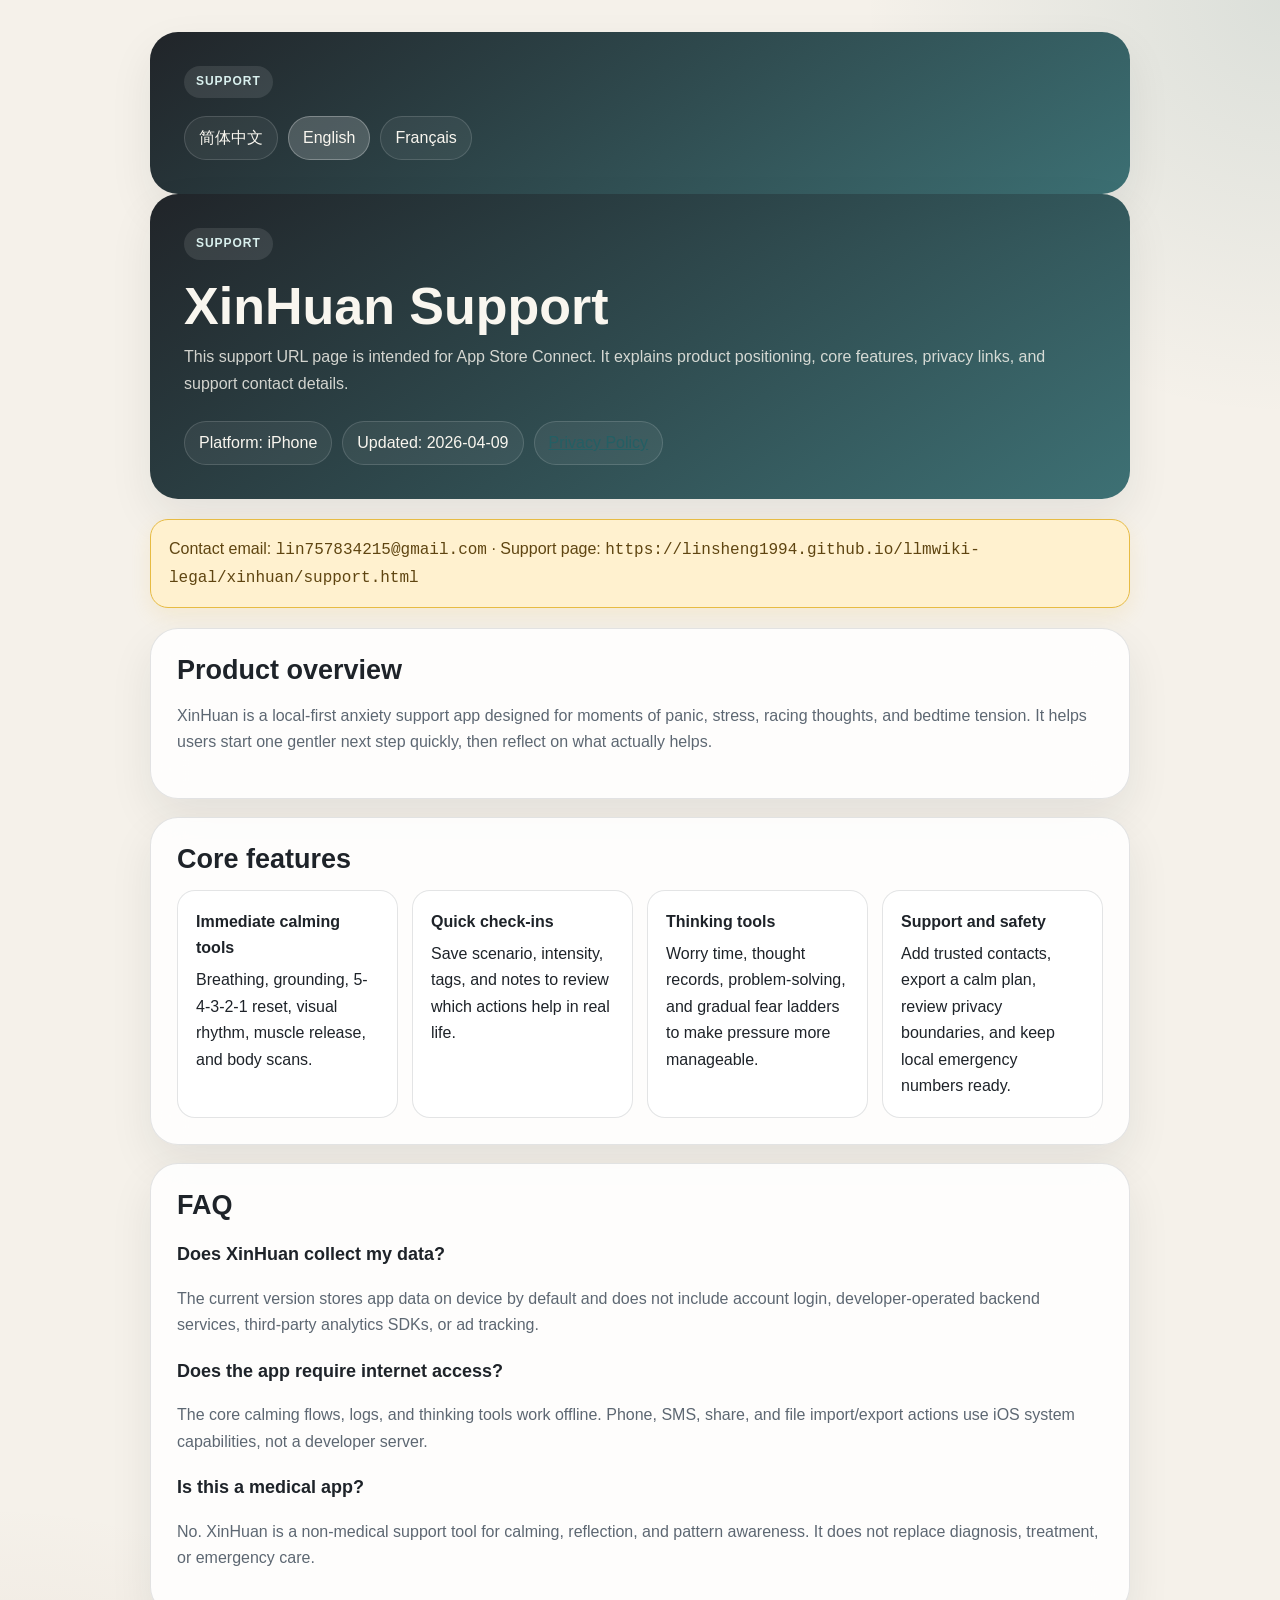
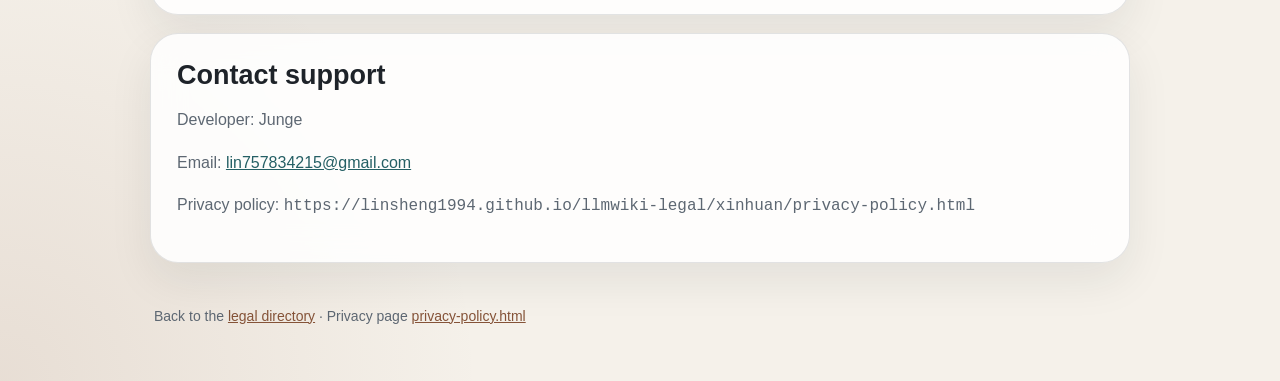
<file: xinhuan/support.html>
<!doctype html>
<html lang="en">
  <head>
    <meta charset="utf-8" />
    <meta name="viewport" content="width=device-width, initial-scale=1" />
    <title>XinHuan Support</title>
    <link rel="stylesheet" href="../legal.css" />
    <script defer src="../locale.js"></script>
  </head>
  <body>
    <div class="page">
      <section class="hero">
        <span class="eyebrow">Support</span>
        <div class="locale-switch" aria-label="Language switch">
          <a href="?lang=zh-CN" data-lang-link="zh-CN">简体中文</a>
          <a href="?lang=en" data-lang-link="en">English</a>
          <a href="?lang=fr-CA" data-lang-link="fr-CA">Français</a>
        </div>
      </section>
    </div>

    <main class="page" data-lang="zh-CN">
      <section class="hero">
        <span class="eyebrow">Support</span>
        <h1>XinHuan 支持页面</h1>
        <p>这是提供给 App Store Connect 的支持 URL 页面。它概述产品定位、主要功能、常见问题、隐私入口和联系方式。</p>
        <div class="hero-meta">
          <span>适用平台：iPhone</span>
          <span>页面更新时间：2026-04-09</span>
          <span><a href="./privacy-policy.html?lang=zh-CN">隐私政策</a></span>
        </div>
      </section>

      <div class="banner">
        联系邮箱：<span class="mono">lin757834215@gmail.com</span> · 当前支持页面：
        <span class="mono">https://linsheng1994.github.io/llmwiki-legal/xinhuan/support.html</span>
      </div>

      <section class="card">
        <h2>产品概览</h2>
        <p>XinHuan 是一个焦虑支持与自我调节工具，优先帮助用户在高压、惊慌、思绪打转或睡前紧绷的时刻快速开始一个更温和的下一步，并在事后用轻量记录整理自己的模式。</p>
      </section>

      <section class="card">
        <h2>主要功能</h2>
        <div class="grid">
          <article class="tile"><strong>即时安定</strong><span>呼吸、落地、5-4-3-2-1、视觉节律、肌肉重置、身体扫描等短流程。</span></article>
          <article class="tile"><strong>快速记录</strong><span>保存场景、强度、标签和备注，用于回顾哪些方式真的有帮助。</span></article>
          <article class="tile"><strong>思维工具</strong><span>担忧时间、思维记录、问题拆解和逐步面对，帮助把盘旋压力整理成更可处理的形式。</span></article>
          <article class="tile"><strong>支持与安全</strong><span>可添加可信联系人、导出安定计划、查看隐私与安全边界，并为本地紧急号码留出入口。</span></article>
        </div>
      </section>

      <section class="card">
        <h2>常见问题</h2>
        <h3>XinHuan 会收集我的数据吗？</h3>
        <p>当前版本默认把数据保存在设备本地，不包含账号系统、开发者自有后端、第三方分析 SDK 或广告跟踪。</p>
        <h3>应用是否需要联网？</h3>
        <p>核心安定流程、记录和思维工具都不需要联网。电话、短信、分享和文件导入导出会调用 iOS 系统能力，但不是开发者服务器。</p>
        <h3>它是医疗产品吗？</h3>
        <p>不是。XinHuan 是非医疗性质的支持工具，用于安定、记录与模式觉察，不替代诊断、治疗或紧急照护。</p>
      </section>

      <section class="card">
        <h2>联系支持</h2>
        <p>开发者名称：Junge</p>
        <p>联系邮箱：<a href="mailto:lin757834215@gmail.com">lin757834215@gmail.com</a></p>
        <p>隐私政策：<span class="mono">https://linsheng1994.github.io/llmwiki-legal/xinhuan/privacy-policy.html</span></p>
      </section>

      <footer class="footer">返回 <a href="./index.html?lang=zh-CN">法务页面目录</a> · 隐私页 <a href="./privacy-policy.html?lang=zh-CN">privacy-policy.html</a></footer>
    </main>

    <main class="page" data-lang="en">
      <section class="hero">
        <span class="eyebrow">Support</span>
        <h1>XinHuan Support</h1>
        <p>This support URL page is intended for App Store Connect. It explains product positioning, core features, privacy links, and support contact details.</p>
        <div class="hero-meta">
          <span>Platform: iPhone</span>
          <span>Updated: 2026-04-09</span>
          <span><a href="./privacy-policy.html?lang=en">Privacy Policy</a></span>
        </div>
      </section>

      <div class="banner">
        Contact email: <span class="mono">lin757834215@gmail.com</span> · Support page:
        <span class="mono">https://linsheng1994.github.io/llmwiki-legal/xinhuan/support.html</span>
      </div>

      <section class="card">
        <h2>Product overview</h2>
        <p>XinHuan is a local-first anxiety support app designed for moments of panic, stress, racing thoughts, and bedtime tension. It helps users start one gentler next step quickly, then reflect on what actually helps.</p>
      </section>

      <section class="card">
        <h2>Core features</h2>
        <div class="grid">
          <article class="tile"><strong>Immediate calming tools</strong><span>Breathing, grounding, 5-4-3-2-1 reset, visual rhythm, muscle release, and body scans.</span></article>
          <article class="tile"><strong>Quick check-ins</strong><span>Save scenario, intensity, tags, and notes to review which actions help in real life.</span></article>
          <article class="tile"><strong>Thinking tools</strong><span>Worry time, thought records, problem-solving, and gradual fear ladders to make pressure more manageable.</span></article>
          <article class="tile"><strong>Support and safety</strong><span>Add trusted contacts, export a calm plan, review privacy boundaries, and keep local emergency numbers ready.</span></article>
        </div>
      </section>

      <section class="card">
        <h2>FAQ</h2>
        <h3>Does XinHuan collect my data?</h3>
        <p>The current version stores app data on device by default and does not include account login, developer-operated backend services, third-party analytics SDKs, or ad tracking.</p>
        <h3>Does the app require internet access?</h3>
        <p>The core calming flows, logs, and thinking tools work offline. Phone, SMS, share, and file import/export actions use iOS system capabilities, not a developer server.</p>
        <h3>Is this a medical app?</h3>
        <p>No. XinHuan is a non-medical support tool for calming, reflection, and pattern awareness. It does not replace diagnosis, treatment, or emergency care.</p>
      </section>

      <section class="card">
        <h2>Contact support</h2>
        <p>Developer: Junge</p>
        <p>Email: <a href="mailto:lin757834215@gmail.com">lin757834215@gmail.com</a></p>
        <p>Privacy policy: <span class="mono">https://linsheng1994.github.io/llmwiki-legal/xinhuan/privacy-policy.html</span></p>
      </section>

      <footer class="footer">Back to the <a href="./index.html?lang=en">legal directory</a> · Privacy page <a href="./privacy-policy.html?lang=en">privacy-policy.html</a></footer>
    </main>

    <main class="page" data-lang="fr-CA">
      <section class="hero">
        <span class="eyebrow">Soutien</span>
        <h1>Soutien XinHuan</h1>
        <p>Cette page de soutien est prévue pour App Store Connect. Elle résume le positionnement du produit, les fonctions principales, les liens de confidentialité et les coordonnées de soutien.</p>
        <div class="hero-meta">
          <span>Plateforme : iPhone</span>
          <span>Mise à jour : 2026-04-09</span>
          <span><a href="./privacy-policy.html?lang=fr-CA">Politique de confidentialité</a></span>
        </div>
      </section>

      <div class="banner">
        Courriel : <span class="mono">lin757834215@gmail.com</span> · Page de soutien :
        <span class="mono">https://linsheng1994.github.io/llmwiki-legal/xinhuan/support.html</span>
      </div>

      <section class="card">
        <h2>Aperçu du produit</h2>
        <p>XinHuan est un outil local d’abord pour les moments de panique, de stress, de pensées en boucle et de tension avant le sommeil. Il aide l’utilisateur à commencer rapidement une étape plus douce, puis à repérer ce qui aide vraiment.</p>
      </section>

      <section class="card">
        <h2>Fonctions principales</h2>
        <div class="grid">
          <article class="tile"><strong>Outils d’apaisement immédiat</strong><span>Respiration, ancrage, reset 5-4-3-2-1, repères visuels, relâchement musculaire et scans corporels.</span></article>
          <article class="tile"><strong>Vérifications rapides</strong><span>Enregistre le contexte, l’intensité, les étiquettes et les notes pour revoir ce qui aide vraiment.</span></article>
          <article class="tile"><strong>Outils de réflexion</strong><span>Temps d’inquiétude, fiches de pensées, résolution de problème et échelles graduelles.</span></article>
          <article class="tile"><strong>Soutien et sécurité</strong><span>Ajoute des contacts de confiance, exporte un plan d’apaisement et garde les numéros locaux importants à portée de main.</span></article>
        </div>
      </section>

      <section class="card">
        <h2>Questions fréquentes</h2>
        <h3>XinHuan collecte-t-il mes données ?</h3>
        <p>La version actuelle conserve les données sur l’appareil par défaut et n’inclut ni compte, ni service backend exploité par le développeur, ni analytics tiers, ni suivi publicitaire.</p>
        <h3>L’app a-t-elle besoin d’internet ?</h3>
        <p>Les parcours d’apaisement, les journaux et les outils de réflexion fonctionnent hors ligne. Les appels, SMS, partages et imports/exports utilisent les fonctions système iOS, pas un serveur du développeur.</p>
        <h3>Est-ce une application médicale ?</h3>
        <p>Non. XinHuan est un outil de soutien non médical pour l’apaisement, la réflexion et la reconnaissance de tendances. Il ne remplace ni diagnostic, ni traitement, ni service d’urgence.</p>
      </section>

      <section class="card">
        <h2>Contacter le soutien</h2>
        <p>Développeur : Junge</p>
        <p>Courriel : <a href="mailto:lin757834215@gmail.com">lin757834215@gmail.com</a></p>
        <p>Politique de confidentialité : <span class="mono">https://linsheng1994.github.io/llmwiki-legal/xinhuan/privacy-policy.html</span></p>
      </section>

      <footer class="footer">Retour au <a href="./index.html?lang=fr-CA">répertoire légal</a> · Page confidentialité <a href="./privacy-policy.html?lang=fr-CA">privacy-policy.html</a></footer>
    </main>
  </body>
</html>
</file>
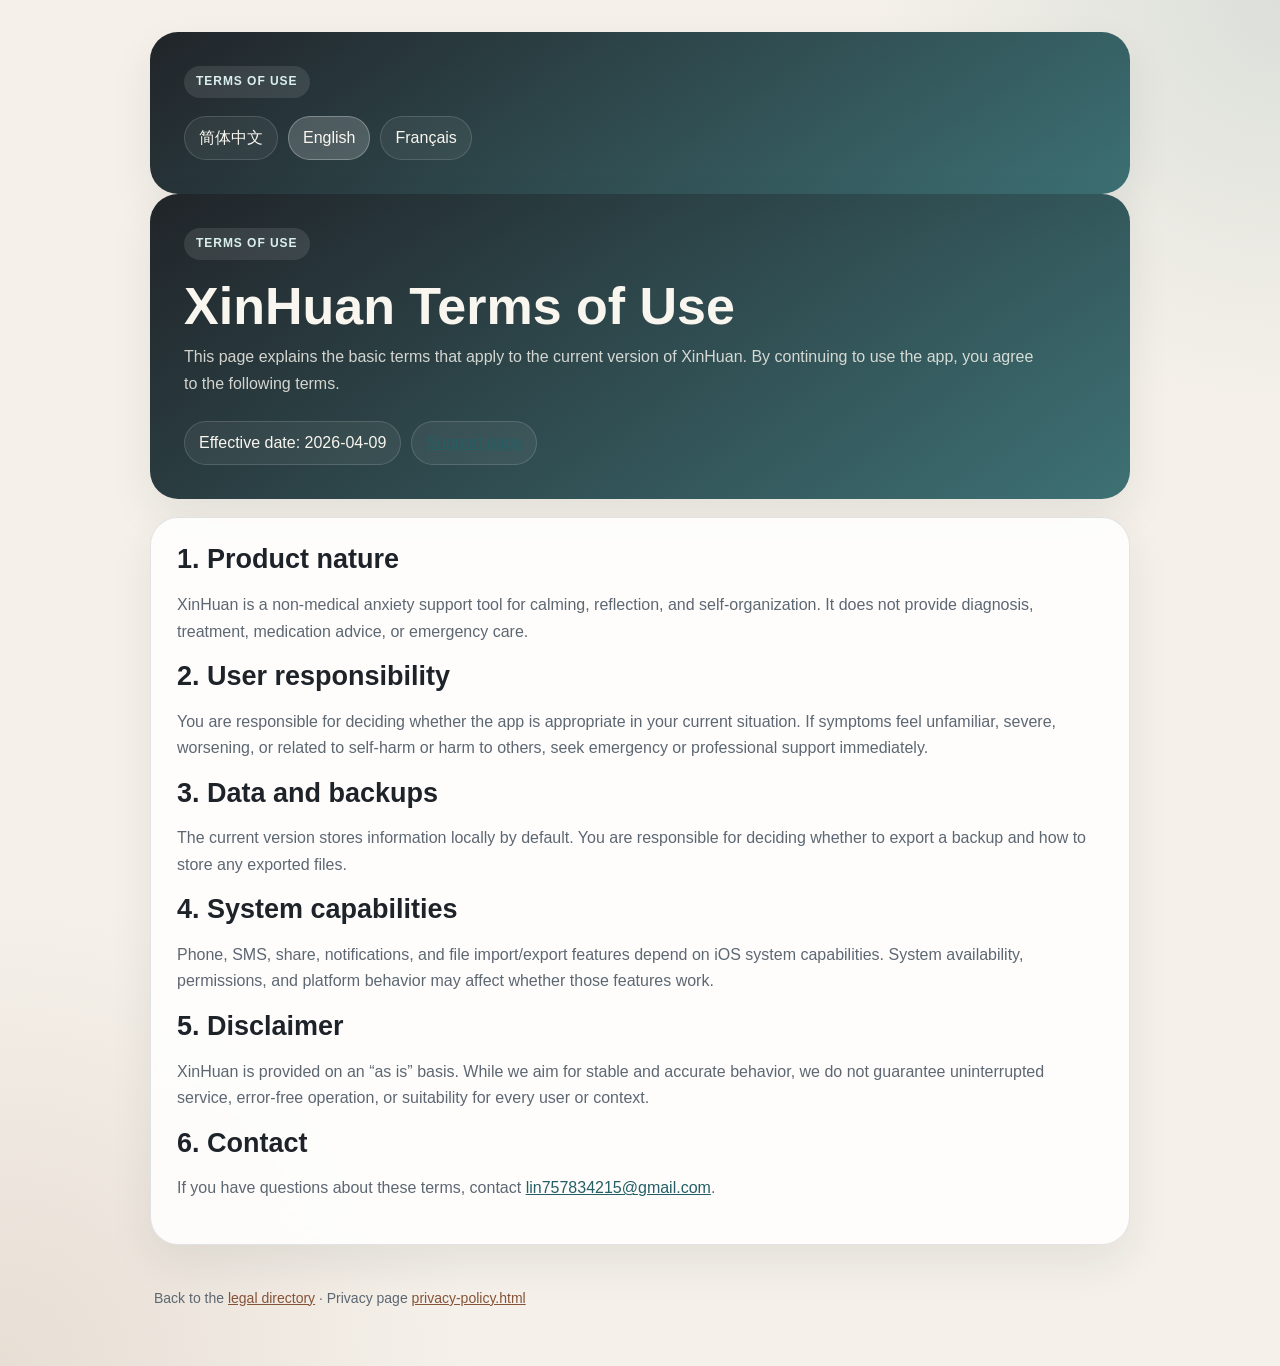
<file: xinhuan/terms.html>
<!doctype html>
<html lang="en">
  <head>
    <meta charset="utf-8" />
    <meta name="viewport" content="width=device-width, initial-scale=1" />
    <title>XinHuan Terms of Use</title>
    <link rel="stylesheet" href="../legal.css" />
    <script defer src="../locale.js"></script>
  </head>
  <body>
    <div class="page">
      <section class="hero">
        <span class="eyebrow">Terms of Use</span>
        <div class="locale-switch" aria-label="Language switch">
          <a href="?lang=zh-CN" data-lang-link="zh-CN">简体中文</a>
          <a href="?lang=en" data-lang-link="en">English</a>
          <a href="?lang=fr-CA" data-lang-link="fr-CA">Français</a>
        </div>
      </section>
    </div>

    <main class="page" data-lang="zh-CN">
      <section class="hero">
        <span class="eyebrow">Terms of Use</span>
        <h1>XinHuan 使用条款</h1>
        <p>本页面说明 XinHuan 当前版本的基本使用条款。继续使用应用即表示你接受以下条款。</p>
        <div class="hero-meta">
          <span>生效日期：2026-04-09</span>
          <span><a href="./support.html?lang=zh-CN">支持页面</a></span>
        </div>
      </section>

      <section class="card">
        <h2>1. 产品性质</h2>
        <p>XinHuan 是一个非医疗性质的焦虑支持工具，用于安定、记录和自我整理，不提供诊断、治疗或用药建议，也不替代专业医疗、心理治疗或紧急服务。</p>
        <h2>2. 用户责任</h2>
        <p>你应自行判断是否适合在当前情境下使用本应用。如果症状显得陌生、严重、持续恶化，或存在自伤/他伤风险，请立即联系当地紧急服务或专业支持。</p>
        <h2>3. 数据与备份</h2>
        <p>当前版本主要以本地存储为主。你应自行决定是否导出备份，以及如何保管这些本地文件。</p>
        <h2>4. 系统能力</h2>
        <p>应用中的电话、短信、分享、通知和文件导入导出等功能依赖 iOS 系统能力。系统行为、可用性和权限状态可能影响相关功能是否正常工作。</p>
        <h2>5. 免责说明</h2>
        <p>XinHuan 按“现状”提供。尽管我们努力提高稳定性和准确性，但不保证应用在所有场景下都完全无错误、不中断，或适合所有用户需求。</p>
        <h2>6. 联系方式</h2>
        <p>如对本条款有疑问，请联系 <a href="mailto:lin757834215@gmail.com">lin757834215@gmail.com</a>。</p>
      </section>

      <footer class="footer">返回 <a href="./index.html?lang=zh-CN">法务页面目录</a> · 隐私页 <a href="./privacy-policy.html?lang=zh-CN">privacy-policy.html</a></footer>
    </main>

    <main class="page" data-lang="en">
      <section class="hero">
        <span class="eyebrow">Terms of Use</span>
        <h1>XinHuan Terms of Use</h1>
        <p>This page explains the basic terms that apply to the current version of XinHuan. By continuing to use the app, you agree to the following terms.</p>
        <div class="hero-meta">
          <span>Effective date: 2026-04-09</span>
          <span><a href="./support.html?lang=en">Support page</a></span>
        </div>
      </section>

      <section class="card">
        <h2>1. Product nature</h2>
        <p>XinHuan is a non-medical anxiety support tool for calming, reflection, and self-organization. It does not provide diagnosis, treatment, medication advice, or emergency care.</p>
        <h2>2. User responsibility</h2>
        <p>You are responsible for deciding whether the app is appropriate in your current situation. If symptoms feel unfamiliar, severe, worsening, or related to self-harm or harm to others, seek emergency or professional support immediately.</p>
        <h2>3. Data and backups</h2>
        <p>The current version stores information locally by default. You are responsible for deciding whether to export a backup and how to store any exported files.</p>
        <h2>4. System capabilities</h2>
        <p>Phone, SMS, share, notifications, and file import/export features depend on iOS system capabilities. System availability, permissions, and platform behavior may affect whether those features work.</p>
        <h2>5. Disclaimer</h2>
        <p>XinHuan is provided on an “as is” basis. While we aim for stable and accurate behavior, we do not guarantee uninterrupted service, error-free operation, or suitability for every user or context.</p>
        <h2>6. Contact</h2>
        <p>If you have questions about these terms, contact <a href="mailto:lin757834215@gmail.com">lin757834215@gmail.com</a>.</p>
      </section>

      <footer class="footer">Back to the <a href="./index.html?lang=en">legal directory</a> · Privacy page <a href="./privacy-policy.html?lang=en">privacy-policy.html</a></footer>
    </main>

    <main class="page" data-lang="fr-CA">
      <section class="hero">
        <span class="eyebrow">Conditions d’utilisation</span>
        <h1>Conditions d’utilisation de XinHuan</h1>
        <p>Cette page explique les conditions de base qui s’appliquent à la version actuelle de XinHuan. En continuant d’utiliser l’app, tu acceptes les conditions suivantes.</p>
        <div class="hero-meta">
          <span>Date d’effet : 2026-04-09</span>
          <span><a href="./support.html?lang=fr-CA">Page de soutien</a></span>
        </div>
      </section>

      <section class="card">
        <h2>1. Nature du produit</h2>
        <p>XinHuan est un outil de soutien non médical pour l’apaisement, la réflexion et l’organisation personnelle. Il ne fournit ni diagnostic, ni traitement, ni conseil médicamenteux, ni service d’urgence.</p>
        <h2>2. Responsabilité de l’utilisateur</h2>
        <p>Tu restes responsable de juger si l’app convient à ta situation actuelle. Si les symptômes semblent nouveaux, graves, s’aggravent ou concernent un risque pour toi-même ou pour d’autres, cherche immédiatement un soutien d’urgence ou professionnel.</p>
        <h2>3. Données et sauvegardes</h2>
        <p>La version actuelle conserve les informations localement par défaut. Tu restes responsable de décider si tu veux exporter une sauvegarde et comment conserver les fichiers exportés.</p>
        <h2>4. Capacités système</h2>
        <p>Les fonctions d’appel, de SMS, de partage, de notification et d’import/export dépendent des capacités système iOS. Les permissions et la disponibilité du système peuvent affecter leur fonctionnement.</p>
        <h2>5. Clause de non-garantie</h2>
        <p>XinHuan est fourni « tel quel ». Même si nous cherchons à offrir un comportement stable et fiable, nous ne garantissons pas une absence totale d’erreurs, une disponibilité ininterrompue ou une adéquation à tous les usages.</p>
        <h2>6. Contact</h2>
        <p>Pour toute question sur ces conditions, écris à <a href="mailto:lin757834215@gmail.com">lin757834215@gmail.com</a>.</p>
      </section>

      <footer class="footer">Retour au <a href="./index.html?lang=fr-CA">répertoire légal</a> · Page confidentialité <a href="./privacy-policy.html?lang=fr-CA">privacy-policy.html</a></footer>
    </main>
  </body>
</html>
</file>
<file: legal.css>
:root {
  color-scheme: light;
  --bg: #f5f1ea;
  --paper: rgba(255, 255, 255, 0.86);
  --paper-strong: #ffffff;
  --ink: #1e2329;
  --muted: #5d6772;
  --line: rgba(30, 35, 41, 0.12);
  --sea: #245f64;
  --clay: #855338;
  --sand: #d9b992;
  --rose: #9a4754;
  --warn: #fff1cf;
  --warn-line: #e7bb43;
  --shadow: 0 18px 44px rgba(30, 35, 41, 0.08);
  --radius-lg: 28px;
  --radius-md: 18px;
  --radius-sm: 12px;
  --max: 980px;
}

* {
  box-sizing: border-box;
}

html {
  margin: 0;
  padding: 0;
  background:
    radial-gradient(circle at top right, rgba(36, 95, 100, 0.12), transparent 26rem),
    radial-gradient(circle at bottom left, rgba(133, 83, 56, 0.12), transparent 30rem),
    var(--bg);
  color: var(--ink);
  font-family:
    "PingFang SC",
    "Noto Sans SC",
    "Helvetica Neue",
    sans-serif;
  line-height: 1.65;
}

body {
  margin: 0;
  padding: 32px 20px 56px;
}

a {
  color: var(--sea);
}

.page {
  max-width: var(--max);
  margin: 0 auto;
}

.hero {
  padding: 34px;
  border-radius: var(--radius-lg);
  background:
    linear-gradient(145deg, rgba(24, 28, 33, 0.96), rgba(36, 95, 100, 0.88));
  color: #f9f6ef;
  box-shadow: var(--shadow);
}

.eyebrow {
  display: inline-flex;
  align-items: center;
  gap: 8px;
  padding: 6px 12px;
  border-radius: 999px;
  font-size: 12px;
  font-weight: 700;
  letter-spacing: 0.08em;
  text-transform: uppercase;
  color: #d9f0ee;
  background: rgba(255, 255, 255, 0.1);
}

.hero h1 {
  margin: 18px 0 10px;
  font-size: clamp(34px, 6vw, 52px);
  line-height: 1.08;
}

.hero p {
  margin: 0;
  max-width: 54rem;
  color: rgba(249, 246, 239, 0.82);
}

.hero-meta {
  display: flex;
  flex-wrap: wrap;
  gap: 10px;
  margin-top: 24px;
}

.hero-meta span,
.nav a {
  display: inline-flex;
  align-items: center;
  justify-content: center;
  min-height: 38px;
  padding: 8px 14px;
  border-radius: 999px;
  border: 1px solid rgba(255, 255, 255, 0.14);
  color: inherit;
  text-decoration: none;
  background: rgba(255, 255, 255, 0.06);
}

.locale-switch {
  display: flex;
  flex-wrap: wrap;
  gap: 10px;
  margin-top: 18px;
}

.locale-switch a {
  display: inline-flex;
  align-items: center;
  justify-content: center;
  min-height: 38px;
  padding: 8px 14px;
  border-radius: 999px;
  border: 1px solid rgba(255, 255, 255, 0.14);
  color: #f9f6ef;
  text-decoration: none;
  background: rgba(255, 255, 255, 0.06);
}

.locale-switch a.is-active {
  background: rgba(255, 255, 255, 0.18);
  border-color: rgba(255, 255, 255, 0.28);
}

.banner {
  margin: 20px 0;
  padding: 16px 18px;
  border-radius: var(--radius-md);
  border: 1px solid var(--warn-line);
  background: var(--warn);
  color: #5f4511;
  box-shadow: 0 8px 20px rgba(231, 187, 67, 0.14);
}

.nav {
  display: flex;
  flex-wrap: wrap;
  gap: 10px;
  margin: 18px 0 26px;
}

.nav a {
  color: var(--sea);
  border-color: rgba(36, 95, 100, 0.12);
  background: rgba(255, 255, 255, 0.72);
}

.card {
  margin-top: 18px;
  padding: 26px;
  border-radius: var(--radius-lg);
  background: var(--paper);
  border: 1px solid var(--line);
  box-shadow: var(--shadow);
  backdrop-filter: blur(16px);
}

.card h2 {
  margin: 0 0 14px;
  font-size: 27px;
  line-height: 1.18;
}

.card h3 {
  margin: 18px 0 8px;
  font-size: 18px;
}

.card p,
.card li {
  color: var(--muted);
}

.grid {
  display: grid;
  grid-template-columns: repeat(auto-fit, minmax(220px, 1fr));
  gap: 14px;
}

.tile {
  padding: 18px;
  border-radius: var(--radius-md);
  background: var(--paper-strong);
  border: 1px solid var(--line);
}

.tile strong {
  display: block;
  margin-bottom: 6px;
  color: var(--ink);
}

.fact-table {
  width: 100%;
  border-collapse: collapse;
  margin-top: 10px;
}

.fact-table th,
.fact-table td {
  padding: 14px 0;
  border-bottom: 1px solid var(--line);
  text-align: left;
  vertical-align: top;
}

.fact-table th {
  width: 28%;
  color: var(--ink);
  font-weight: 700;
}

.muted {
  color: var(--muted);
}

.mono {
  font-family:
    ui-monospace,
    SFMono-Regular,
    Menlo,
    Monaco,
    Consolas,
    monospace;
}

.footer {
  margin-top: 22px;
  padding: 20px 4px 0;
  color: var(--muted);
  font-size: 14px;
}

.footer a {
  color: var(--clay);
}

[hidden] {
  display: none !important;
}

@media (max-width: 720px) {
  body {
    padding: 20px 14px 40px;
  }

  .hero,
  .card {
    padding: 22px;
  }

  .fact-table th,
  .fact-table td {
    display: block;
    width: 100%;
    padding: 8px 0;
  }

  .fact-table tr {
    display: block;
    padding: 10px 0;
    border-bottom: 1px solid var(--line);
  }

  .fact-table th,
  .fact-table td {
    border: 0;
  }
}
</file>
